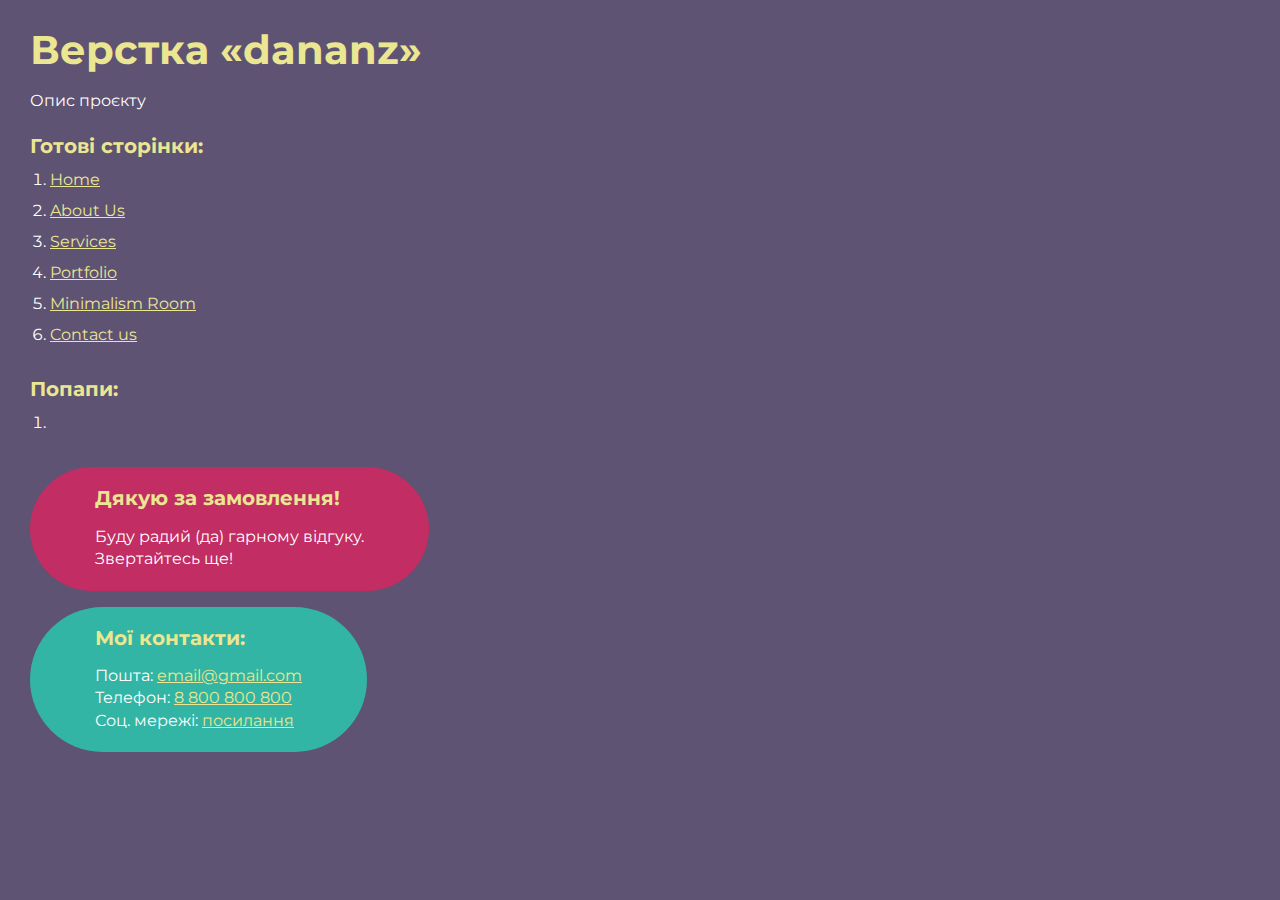
<file: index.html>
<!DOCTYPE html>
<html>

<head>
	<meta charset="UTF-8">
	<meta name="viewport" content="width=device-width, initial-scale=1.0">
	<title>Верстка «dananz»</title>
</head>

<body>
	<div class="rootpage">
		<h1>Верстка «dananz»</h1>
		<div class="rootpage__info">
			Опис проєкту
		</div>
		<h2>Готові сторінки:</h2>
		<ol class="rootpage__list">
			<li><a target="_blank" href="home.html">Home</a></li>
			<li><a target="_blank" href="aboutUs.html">About Us</a></li>
			<li><a target="_blank" href="services.html">Services</a></li>
			<li><a target="_blank" href="portfolio.html">Portfolio</a></li>
			<li><a target="_blank" href="minimalismRoom.html">Minimalism Room</a></li>
			<li><a target="_blank" href="contacts.html">Contact us</a></li>
		</ol>
		<h2>Попапи:</h2>
		<ol class="rootpage__list">
			<li><a target="_blank" href="home.html#"></a></li>
		</ol>
		<div class="rootpage__tnx">
			<h2>Дякую за замовлення!</h2>
			<p>Буду радий (да) гарному відгуку.</p>
			<p>Звертайтесь ще!</p>
		</div>
		<div class="rootpage__contacts">
			<h2>Мої контакти:</h2>
			<p>Пошта: <a href="mailto:email@gmail.com">email@gmail.com</a></p>
			<p>Телефон: <a href="tel:8800800800">8 800 800 800</a></p>
			<p>Соц. мережі: <a href="">посилання</a></p>
		</div>
	</div>
</body>
<style>
	@charset "UTF-8";
	@import url("https://fonts.googleapis.com/css?family=Montserrat:regular,700&display=swap");

	*,
	*::before,
	*::after {
		padding: 0px;
		margin: 0px;
		border: 0px;
		box-sizing: border-box;
	}

	html,
	body {
		height: 100%;
		margin: 0;
		padding: 0;
		min-width: 320px;
		width: 100%;
		color: #fff;
		background-color: #5e5373;
	}

	body {
		font-family: Montserrat;
		font-size: 100%;
		line-height: 1;
		font-size: 1rem;
	}

	a {
		text-decoration: underline;
		color: #ebe691
	}

	a:visited {
		text-decoration: underline;
		color: #aaa768;
	}

	a:hover {
		text-decoration: none;
	}

	ul li {
		list-style: none;
	}

	img {
		vertical-align: top;
	}

	.wrapper {
		width: 100%;
		min-height: 100%;
		overflow: hidden;
	}

	.rootpage {
		padding: 30px;
		display: flex;
		flex-direction: column;
		align-items: flex-start;
	}

	@media (max-width: 767px) {
		.rootpage {
			padding: 30px 15px;
		}
	}

	h1 {
		color: #ebe691;
		font-size: 2.5rem;
		margin: 0px 0px 1.25rem 0px;
	}

	@media (max-width: 767px) {
		h1 {
			font-size: 1.85rem;
			margin: 0px 0px 1.25rem 0px;
		}
	}

	h2 {
		color: #ebe691;
		font-size: 1.25rem;
		margin: 0px 0px 1rem 0px;
	}

	@media (max-width: 767px) {
		h2 {
			font-size: 1.125rem;
			margin: 0px 0px 1rem 0px;
		}
	}

	.rootpage__info {
		line-height: 140%;
		margin: 0px 0px 1.5rem 0px;
	}

	.rootpage__list {
		margin: 0px 0px 2.25rem 1.25rem;
	}

	.rootpage__list li:not(:last-child) {
		margin: 0px 0px 15px 0px;
	}

	.rootpage__contacts,
	.rootpage__tnx {
		border-radius: 200px;
		padding: 20px 65px;
		line-height: 140%;
	}

	@media (max-width: 767px) {

		.rootpage__contacts,
		.rootpage__tnx {
			border-radius: 40px;
			padding: 20px;
		}
	}

	.rootpage__contacts {
		background: #32b5a4;

	}

	.rootpage__contacts a {
		color: #ebe691;
	}

	.rootpage__tnx {
		background: #c22d63;
		margin: 0px 0px 1rem 0px;
	}
</style>

</html>
</file>
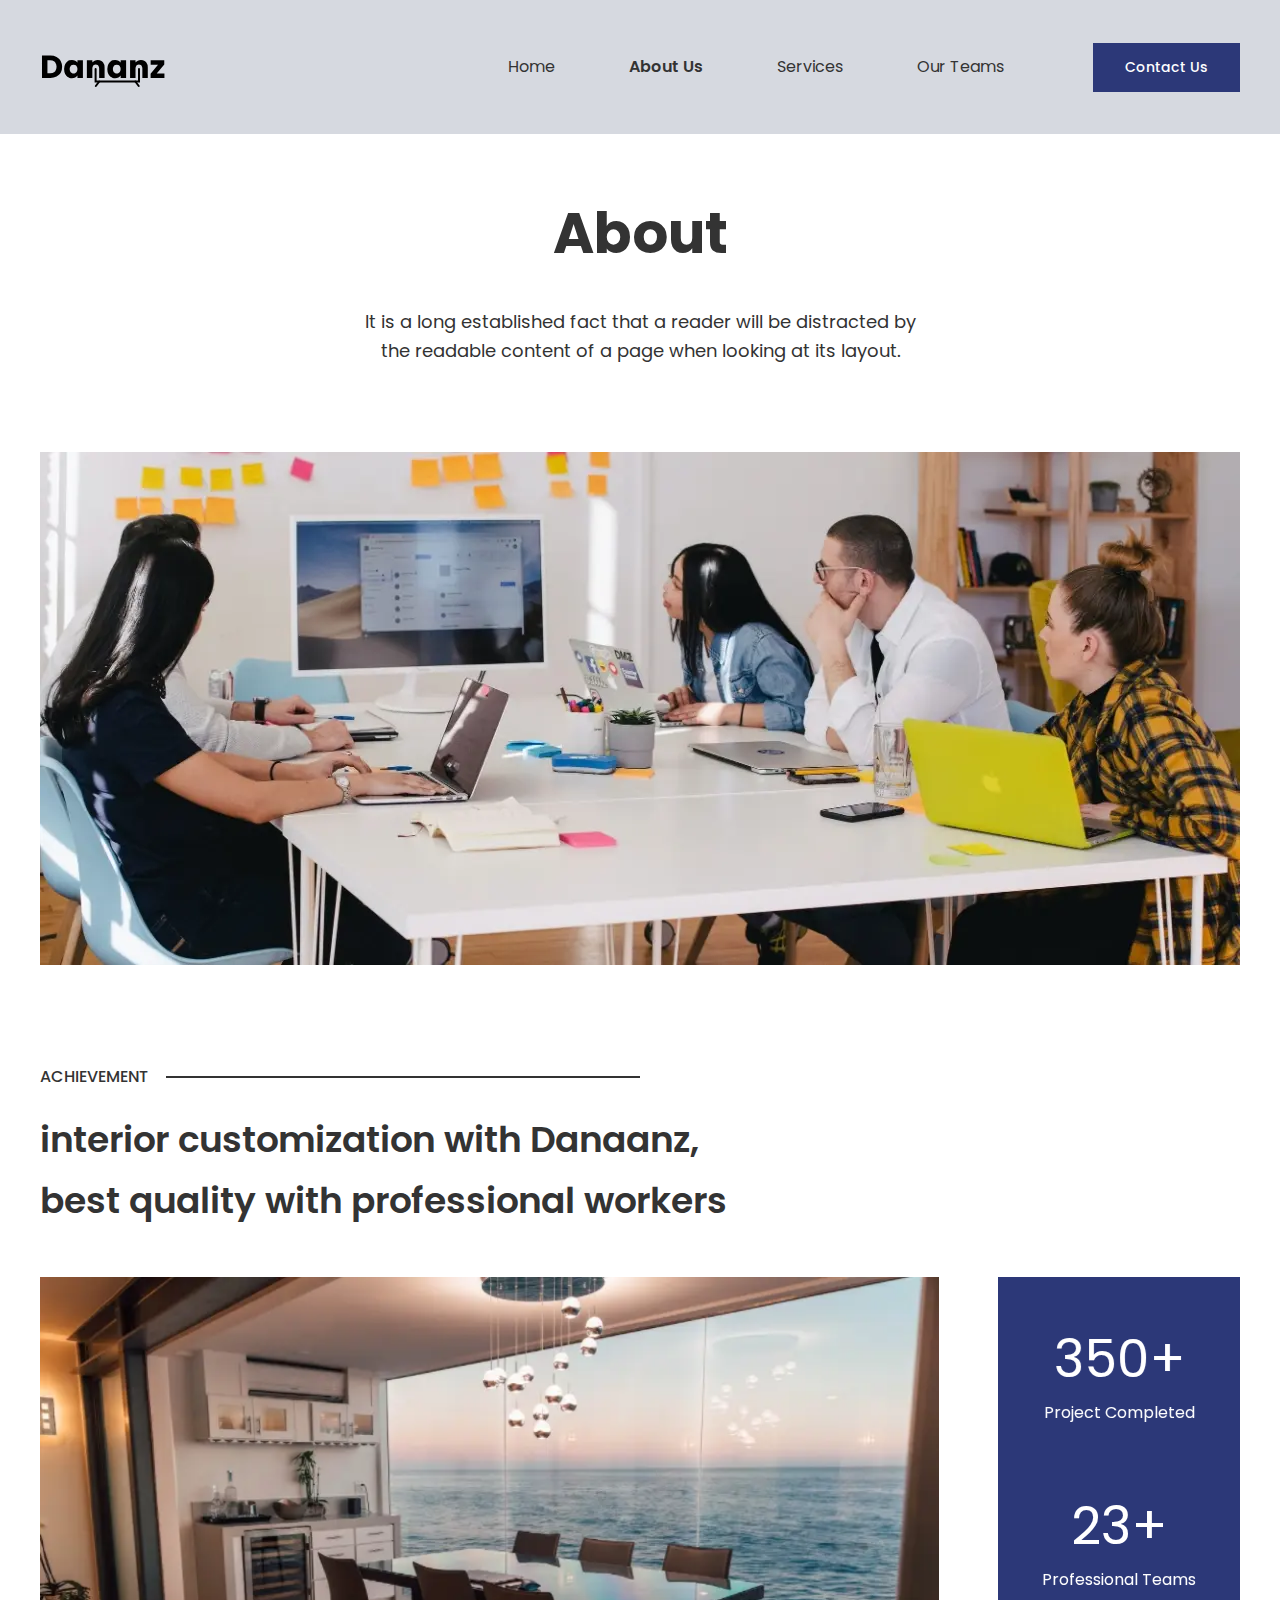
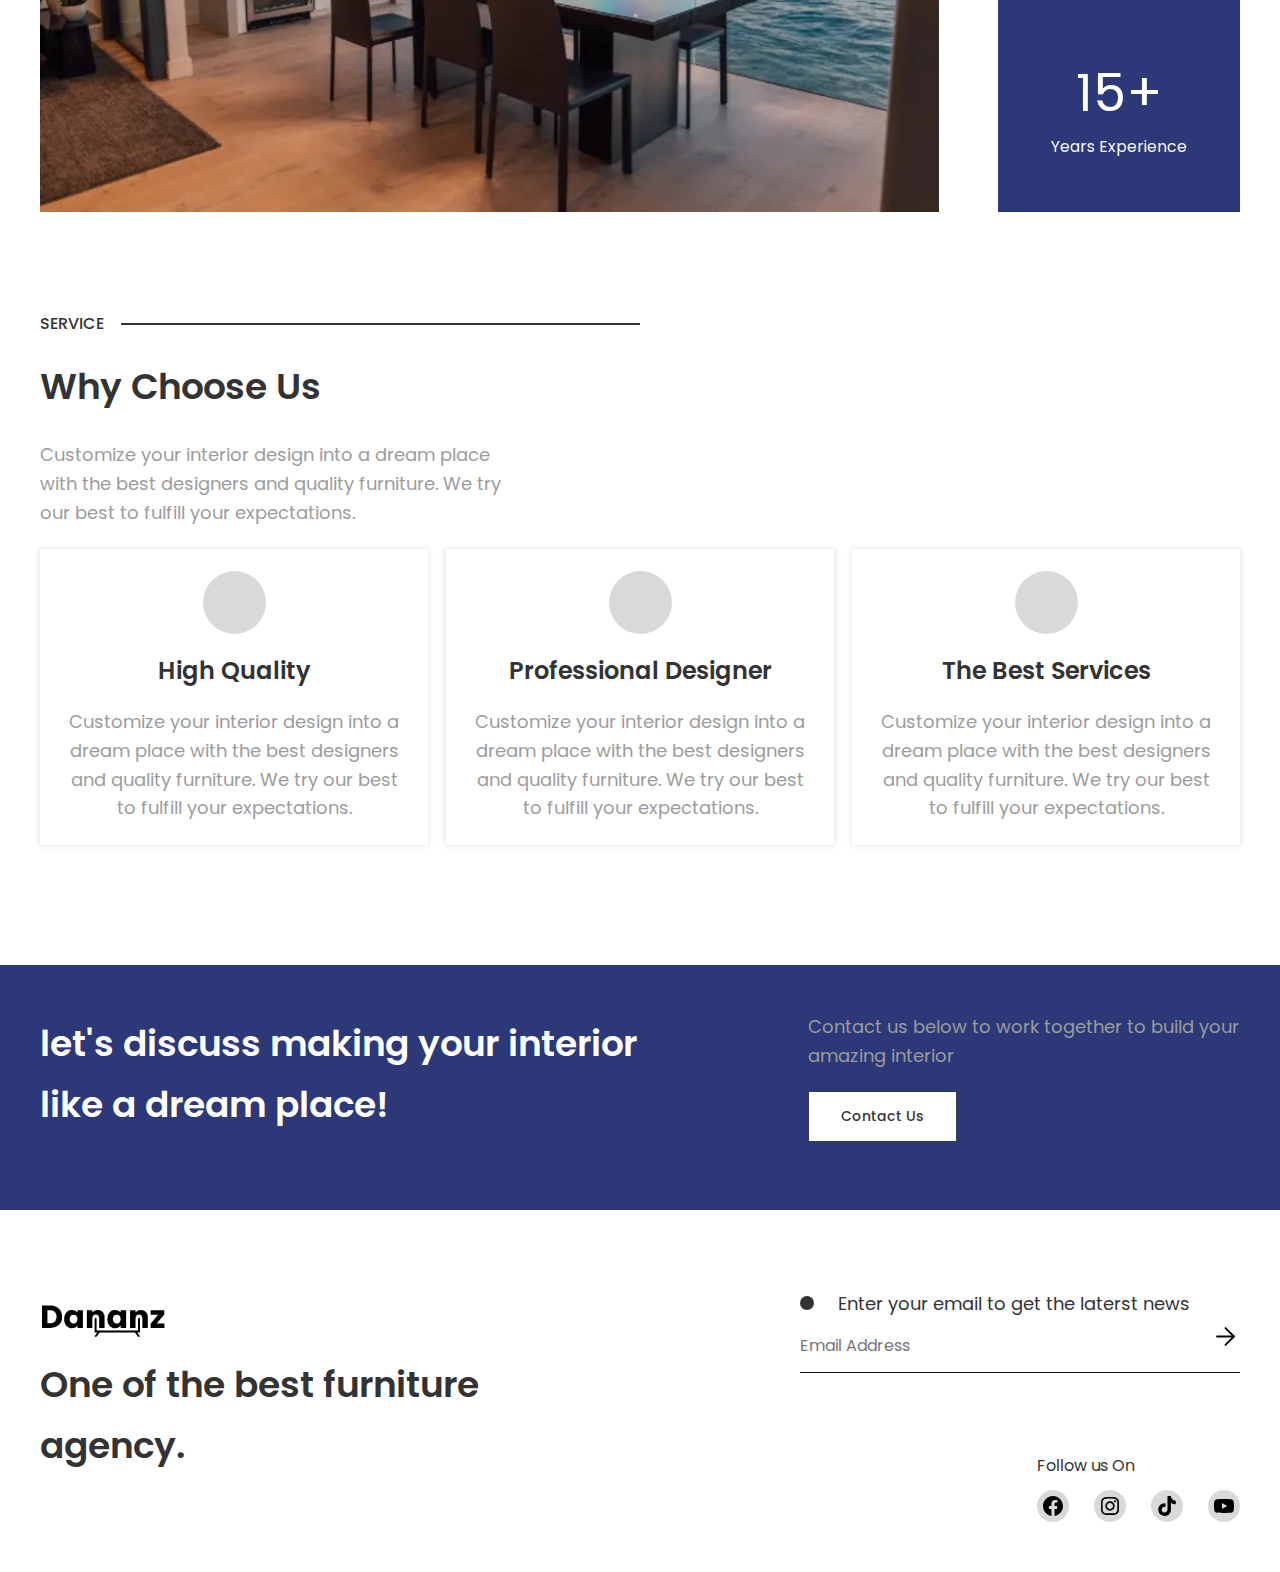
<file: aboutUs.html>
<!DOCTYPE html>
<html lang="en">

<head>
	<title>About Us</title>
	<meta charset="UTF-8">
	<meta name="format-detection" content="telephone=no">
	<!-- <style>body{opacity: 0;}</style> -->
	<link rel="stylesheet" href="css/style.min.css?_v=20240829200601">
	<link rel="shortcut icon" href="favicon.ico">
	<!-- <meta name="robots" content="noindex, nofollow"> -->
	<meta name="viewport" content="width=device-width, initial-scale=1.0">
</head>

<body>
	<div class="wrapper">
		<header data-scroll="140" data-scroll-show data-scroll-show="4000" class="header">
			<div class="header__container">
				<a href="" class="header__logo"><img src="img/logo.svg" alt=""></a>
				<div class="header__menu menu">
					<nav class="menu__body">
						<ul class="menu__list">
							<li class="menu__item"><a href="home.html" class="menu__link">Home</a></li>
							<li class="menu__item "><a href="aboutUs.html" class="menu__link _menu-active">About Us</a></li>
							<li class="menu__item"><a href="services.html" class="menu__link">Services</a></li>
							<li class="menu__item"><a href="ourTeams.html" class="menu__link">Our Teams</a></li>
						</ul>
					</nav>
				</div>
				<button type="submit" class="header__button button">Contact Us</button>
				<button type="button" class="header__icon icon-menu"><span></span></button>
			</div>
		</header>
		<main class="about-us">
			<section class="about-us_about about">
				<div class="about__container">
					<div class="about__title main-title">
						<h2 class="main-title__title">About</h2>
						<div class="main-title__text">
							<p>It is a long established fact that a reader will be distracted by the readable content of a page
								when looking at its layout.</p>
						</div>
					</div>
					<div class="about__image">
						<img src="img/aboutUs/office.webp" alt="office" class="ibg">
					</div>
				</div>
			</section>
			<section class="about-us__achievement achievement">
				<div class="achievement__container">
					<div class="achievement__title title-section">
						<div class="title-section__label">achievement</div>
						<h3 class="title-section__title">interior customization with Danaanz,<br> best quality with
							professional workers</h3>
					</div>
					<div class="achievement__info">
						<div class="achievement__image">
							<img class="ibg" src="img/aboutUs/sea.webp" alt="Image">
						</div>
						<div data-prlx-mouse class="achievement__card info-card">
							<div class="info-card__block">
								<div class="info-card__value">350+</div>
								<div class="info-card__text">Project Completed</div>
							</div>
							<div class="info-card__block">
								<div class="info-card__value">23+</div>
								<div class="info-card__text">Professional Teams</div>
							</div>
							<div class="info-card__block">
								<div class="info-card__value">15+</div>
								<div class="info-card__text">Years Experience</div>
							</div>
						</div>
					</div>
				</div>
			</section>
			<section class="about-us__service service-about">
				<div class="service-about__container">
					<div class="service-about__title title-section">
						<div class="title-section__label">SERVICE</div>
						<h3 class="title-section__title">Why Choose Us</h3>
						<div class="title-section__text">
							<p>
								Customize your interior design into a dream place with the best designers and quality furniture.
								We try our best to fulfill your expectations.
							</p>
						</div>
					</div>
					<div class="service-about_info info-block">
						<div class="info-block__item">
							<div class="info-block__icon"></div>
							<div class="info-block__title">High Quality</div>
							<div class="info-block__text">Customize your interior design into a dream place with the best
								designers and quality furniture. We try our best to fulfill your expectations.</div>
						</div>
						<div class="info-block__item">
							<div class="info-block__icon"></div>
							<div class="info-block__title">Professional Designer</div>
							<div class="info-block__text">Customize your interior design into a dream place with the best
								designers and quality furniture. We try our best to fulfill your expectations.</div>
						</div>
						<div class="info-block__item">
							<div class="info-block__icon"></div>
							<div class="info-block__title">The Best Services</div>
							<div class="info-block__text">Customize your interior design into a dream place with the best
								designers and quality furniture. We try our best to fulfill your expectations.</div>
						</div>
					</div>
				</div>
			</section>


		</main>
		<footer class="footer">
			<div class="footer__top top-footer">
				<div class="top-footer__container">
					<h2 class="top-footer__title">let's discuss making your interior like a dream place!</h2>
					<div class="top-footer__text-block">
						<div class="top-footer__text">
							<p>Contact us below to work together to build your amazing interior</p>
						</div>
						<a href="" class="top-footer__button button button-white">Contact Us</a>
					</div>
				</div>
			</div>
			<div class="footer__bottom bottom-footer">
				<div class="bottom-footer__container">
					<div class="bottom-footer__body">
						<a href="" class="bottom-footer__logo"><img src="img/logo.svg" alt=""></a>
						<h2 class="bottom-footer__title">One of the best furniture agency.</h2>
					</div>
					<div class="bottom-footer__contacts">
						<form class="bottom-footer__form" action="files/sendmail/sendmail.php" method="POST">
							<label for="i-1" class="bottom-footer__label label">Enter your email to get the laterst news</label>
							<input data-validate data-required id="i-1" type="email" name="form[email]" data-error="Помилка" placeholder="Email Address" class="bottom-footer__input input">
							<button type="submit" class="bottom-footer__button"></button>
						</form>
						<div class="bottom-footer__social social-footer">
							<div class="social-footer__label">Follow us On</div>
							<div class="social-footer__icons">
								<a href="#" class="social-footer__icon"><img src="img/icons/fb.svg" alt="Image"></a>
								<a href="#" class="social-footer__icon"><img src="img/icons/inst.svg" alt="Image"></a>
								<a href="#" class="social-footer__icon"><img src="img/icons/tiktok.svg" alt="Image"></a>
								<a href="#" class="social-footer__icon"><img src="img/icons/youtube.svg" alt="Image"></a>
							</div>
						</div>
					</div>
				</div>
			</div>
		</footer>
	</div>
	<script src="js/app.min.js?_v=20240829200601"></script>
</body>

</html>
</file>
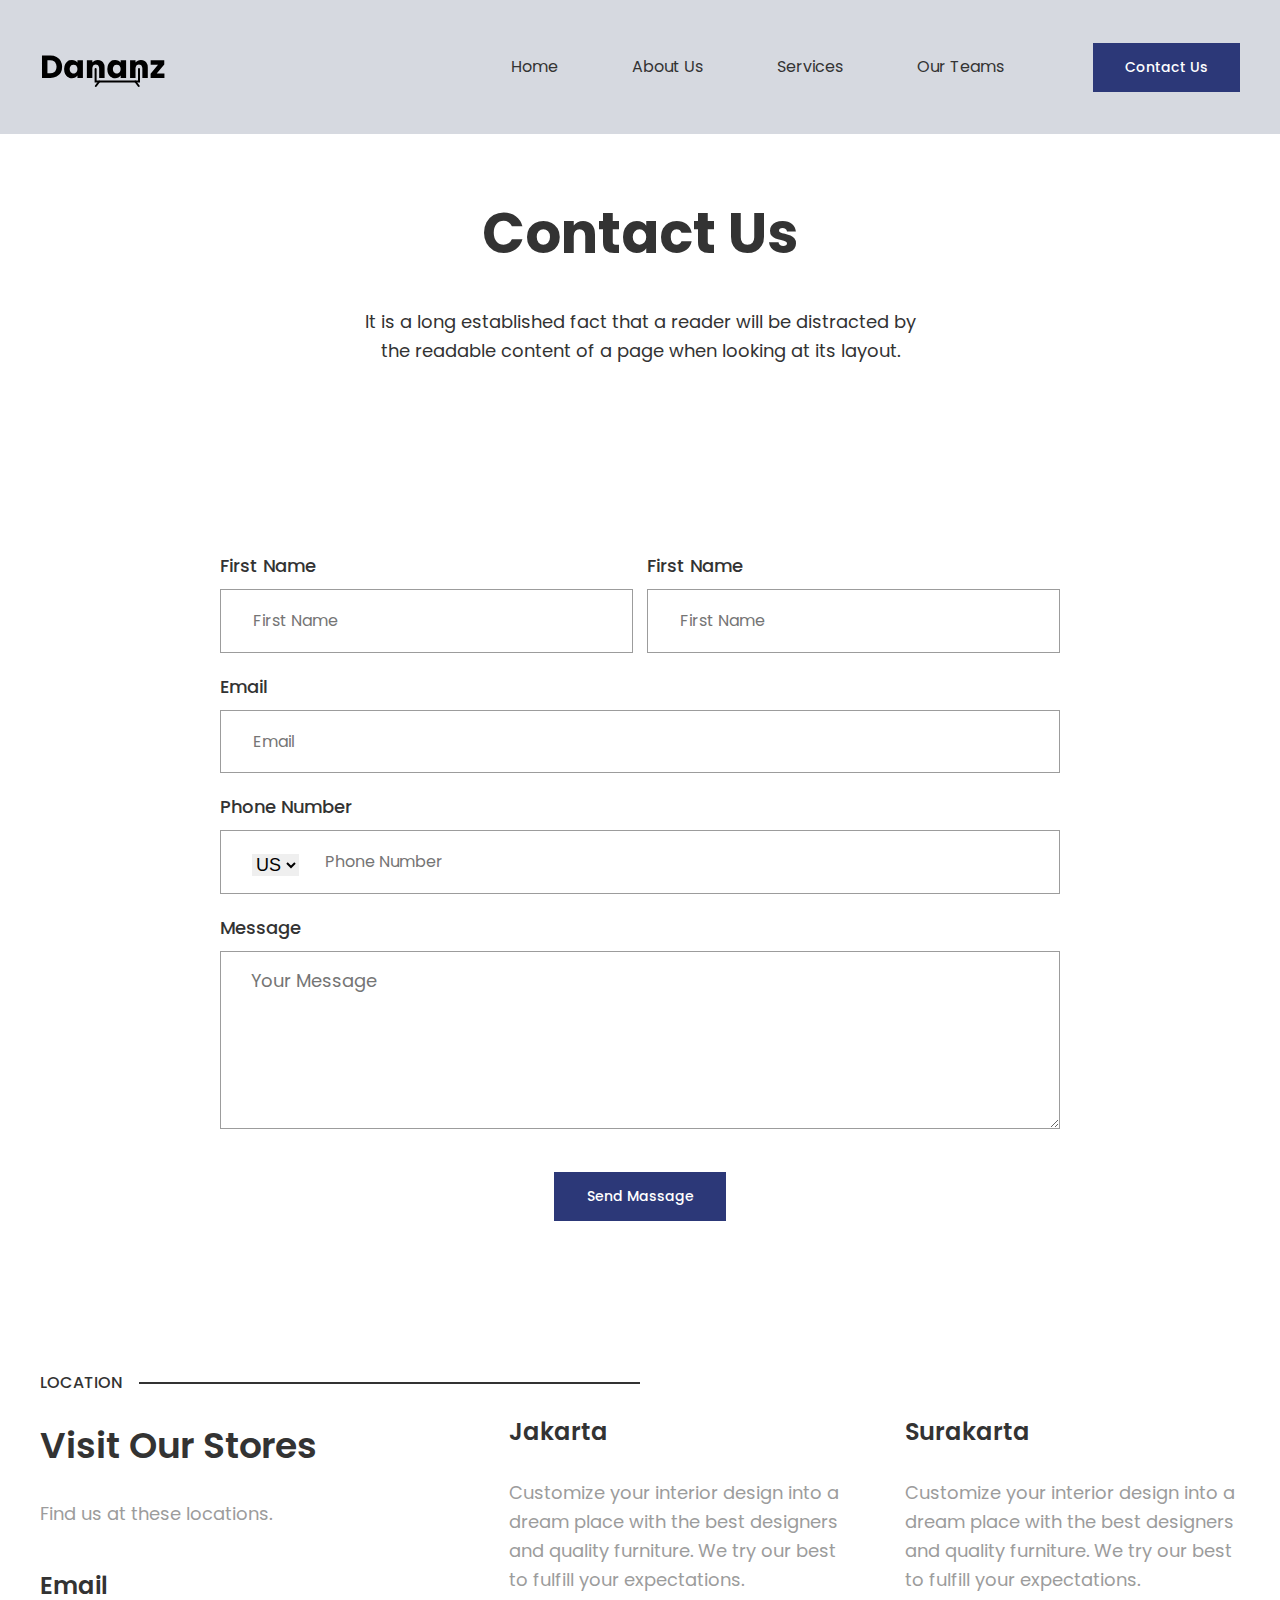
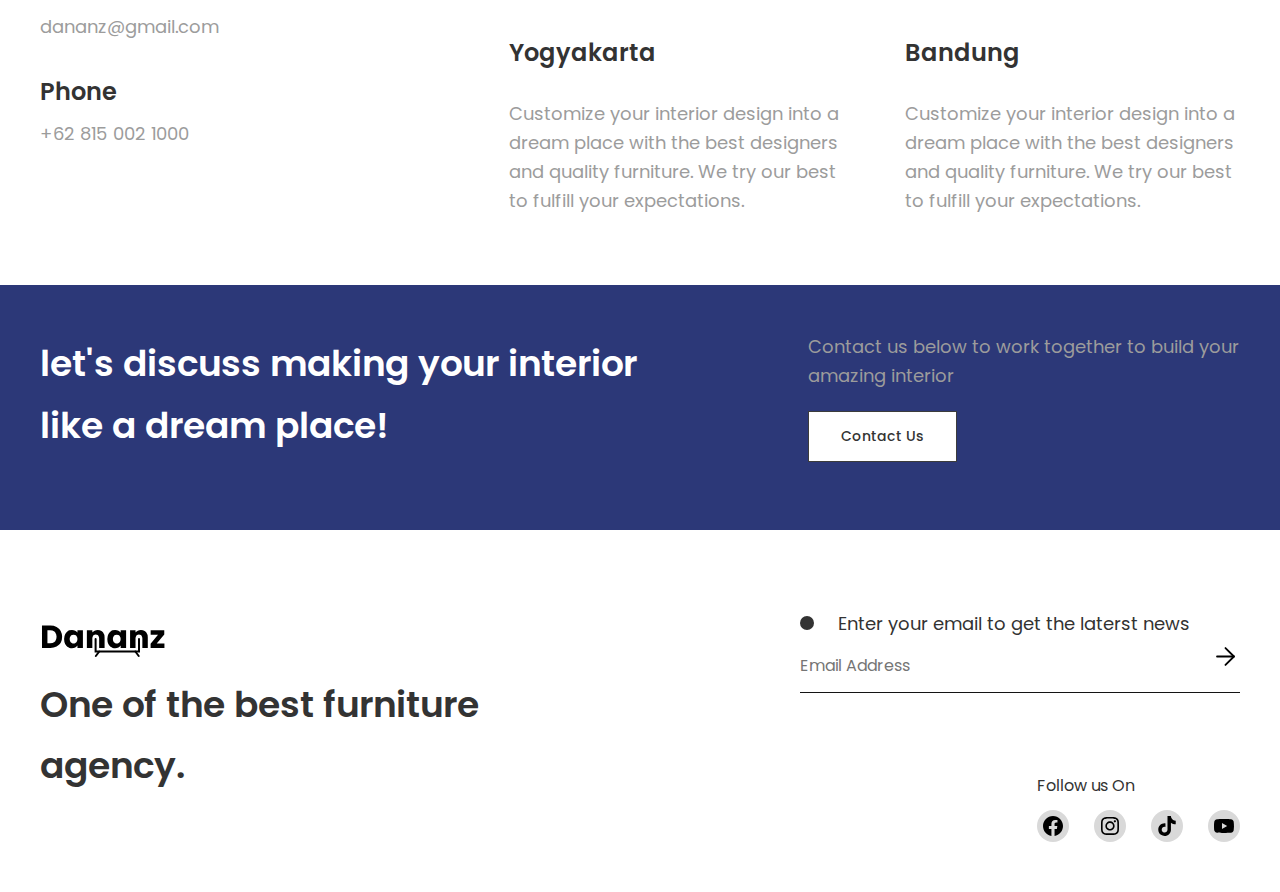
<file: contacts.html>
<!DOCTYPE html>
<html lang="en">

<head>
	<title>Contact Us</title>
	<meta charset="UTF-8">
	<meta name="format-detection" content="telephone=no">
	<!-- <style>body{opacity: 0;}</style> -->
	<link rel="stylesheet" href="css/style.min.css?_v=20240829200601">
	<link rel="shortcut icon" href="favicon.ico">
	<!-- <meta name="robots" content="noindex, nofollow"> -->
	<meta name="viewport" content="width=device-width, initial-scale=1.0">
</head>

<body>
	<div class="wrapper">
		<header data-scroll="140" data-scroll-show data-scroll-show="4000" class="header">
			<div class="header__container">
				<a href="" class="header__logo"><img src="img/logo.svg" alt=""></a>
				<div class="header__menu menu">
					<nav class="menu__body">
						<ul class="menu__list">
							<li class="menu__item"><a href="home.html" class="menu__link">Home</a></li>
							<li class="menu__item "><a href="aboutUs.html" class="menu__link _menu-active">About Us</a></li>
							<li class="menu__item"><a href="services.html" class="menu__link">Services</a></li>
							<li class="menu__item"><a href="ourTeams.html" class="menu__link">Our Teams</a></li>
						</ul>
					</nav>
				</div>
				<button type="submit" class="header__button button">Contact Us</button>
				<button type="button" class="header__icon icon-menu"><span></span></button>
			</div>
		</header>
		<main class="contacts">
			<section class="contacts top-contacts">
				<div class="top-contacts__container">
					<div class="top-contacts__title main-title">
						<h2 class="main-title__title">Contact Us</h2>
						<div class="main-title__text">
							<p>It is a long established fact that a reader will be distracted by the readable content of a page
								when looking at its layout.</p>
						</div>
					</div>
				</div>
			</section>


			<section class="contacts__body">
				<div class="contacts__container">
					<form action="#" class="contacts__form form">
						<div class="form__line name-block">
							<div class="name-block__first-name">
								<label class="form__label label" for="n-1">First Name</label>
								<input id="n-1" autocomplete="off" type="name" name="form[]" data-error="Помилка" placeholder="First Name" class="form__input input">
							</div>
							<div class="name-block__last-name">
								<label class="form__label label" for="n-2">First Name</label>
								<input id="n-2" autocomplete="off" type="name" name="form[]" data-error="Помилка" placeholder="First Name" class="form__input input">
							</div>
						</div>
						<div class="form__line email-line">
							<label class="form__label label" for="n-3">Email</label>
							<input id="n-3" autocomplete="off" type="name" name="form[]" data-error="Помилка" placeholder="Email" class="form__input input">
						</div>
						<div class="form__line phone-line">
							<label class="form__label label" for="n-4">Phone Number</label>
							<input id="n-4" autocomplete="off" type="tel" name="form[]" data-error="Помилка" placeholder="Phone Number" class="form__input input">
							<select class="form__phone-code" name="form[]" data-class-modif="form">
								<option value="1" selected>US</option>
								<option value="2">UA</option>
								<option value="3">CA</option>
								<option value="4">GB</option>
							</select>
						</div>
						<div class="form__line massage-line">
							<label class="form__label label" for="n-5">Message</label>
							<textarea id="n-5" name="form[]" data-error="Помилка" placeholder="Your Message" class="form__textarea textarea"></textarea>
						</div>
				</div>
				<div class="form__button">
					<button type="submit" class="button">Send Massage</button>
				</div>
				</form>
	</div>
	</section>
	<section class="contacts__location location">
		<div class="location__container">
			<div class="location__label title-section__label">location</div>
			<div class="location__body">
				<div class="location__info info-location">
					<div class="info-location__title">Visit Our Stores</div>
					<div class="info-location__text">Find us at these locations.</div>
					<div class="info-location__label">Email</div>
					<a href="mailto:dananz@gmail.com" class="info-location__data">dananz@gmail.com</a>
					<div class="info-location__label">Phone</div>
					<a href="tel:+628150021000" class="info-location__data">+62 815 002 1000</a>
				</div>
				<div class="location__cities cities">
					<div class="cities-block">
						<div class="cities__title">Jakarta</div>
						<div class="cities__text">Customize your interior design into a dream place with the best
							designers and quality furniture. We try our best to fulfill your expectations.</div>
					</div>
					<div class="cities-block">
						<div class="cities__title">Surakarta</div>
						<div class="cities__text">Customize your interior design into a dream place with the best
							designers and quality furniture. We try our best to fulfill your expectations.</div>
					</div>
					<div class="cities-block">
						<div class="cities__title">Yogyakarta</div>
						<div class="cities__text">Customize your interior design into a dream place with the best
							designers and quality furniture. We try our best to fulfill your expectations.</div>
					</div>
					<div class="cities-block">
						<div class="cities__title">Bandung</div>
						<div class="cities__text">Customize your interior design into a dream place with the best
							designers and quality furniture. We try our best to fulfill your expectations.</div>
					</div>

				</div>
			</div>
		</div>

	</section>

	</main>
	<footer class="footer">
		<div class="footer__top top-footer">
			<div class="top-footer__container">
				<h2 class="top-footer__title">let's discuss making your interior like a dream place!</h2>
				<div class="top-footer__text-block">
					<div class="top-footer__text">
						<p>Contact us below to work together to build your amazing interior</p>
					</div>
					<a href="" class="top-footer__button button button-white">Contact Us</a>
				</div>
			</div>
		</div>
		<div class="footer__bottom bottom-footer">
			<div class="bottom-footer__container">
				<div class="bottom-footer__body">
					<a href="" class="bottom-footer__logo"><img src="img/logo.svg" alt=""></a>
					<h2 class="bottom-footer__title">One of the best furniture agency.</h2>
				</div>
				<div class="bottom-footer__contacts">
					<form class="bottom-footer__form" action="files/sendmail/sendmail.php" method="POST">
						<label for="i-1" class="bottom-footer__label label">Enter your email to get the laterst news</label>
						<input data-validate data-required id="i-1" type="email" name="form[email]" data-error="Помилка" placeholder="Email Address" class="bottom-footer__input input">
						<button type="submit" class="bottom-footer__button"></button>
					</form>
					<div class="bottom-footer__social social-footer">
						<div class="social-footer__label">Follow us On</div>
						<div class="social-footer__icons">
							<a href="#" class="social-footer__icon"><img src="img/icons/fb.svg" alt="Image"></a>
							<a href="#" class="social-footer__icon"><img src="img/icons/inst.svg" alt="Image"></a>
							<a href="#" class="social-footer__icon"><img src="img/icons/tiktok.svg" alt="Image"></a>
							<a href="#" class="social-footer__icon"><img src="img/icons/youtube.svg" alt="Image"></a>
						</div>
					</div>
				</div>
			</div>
		</div>
	</footer>
	</div>
	<script src="js/app.min.js?_v=20240829200601"></script>
</body>

</html>
</file>
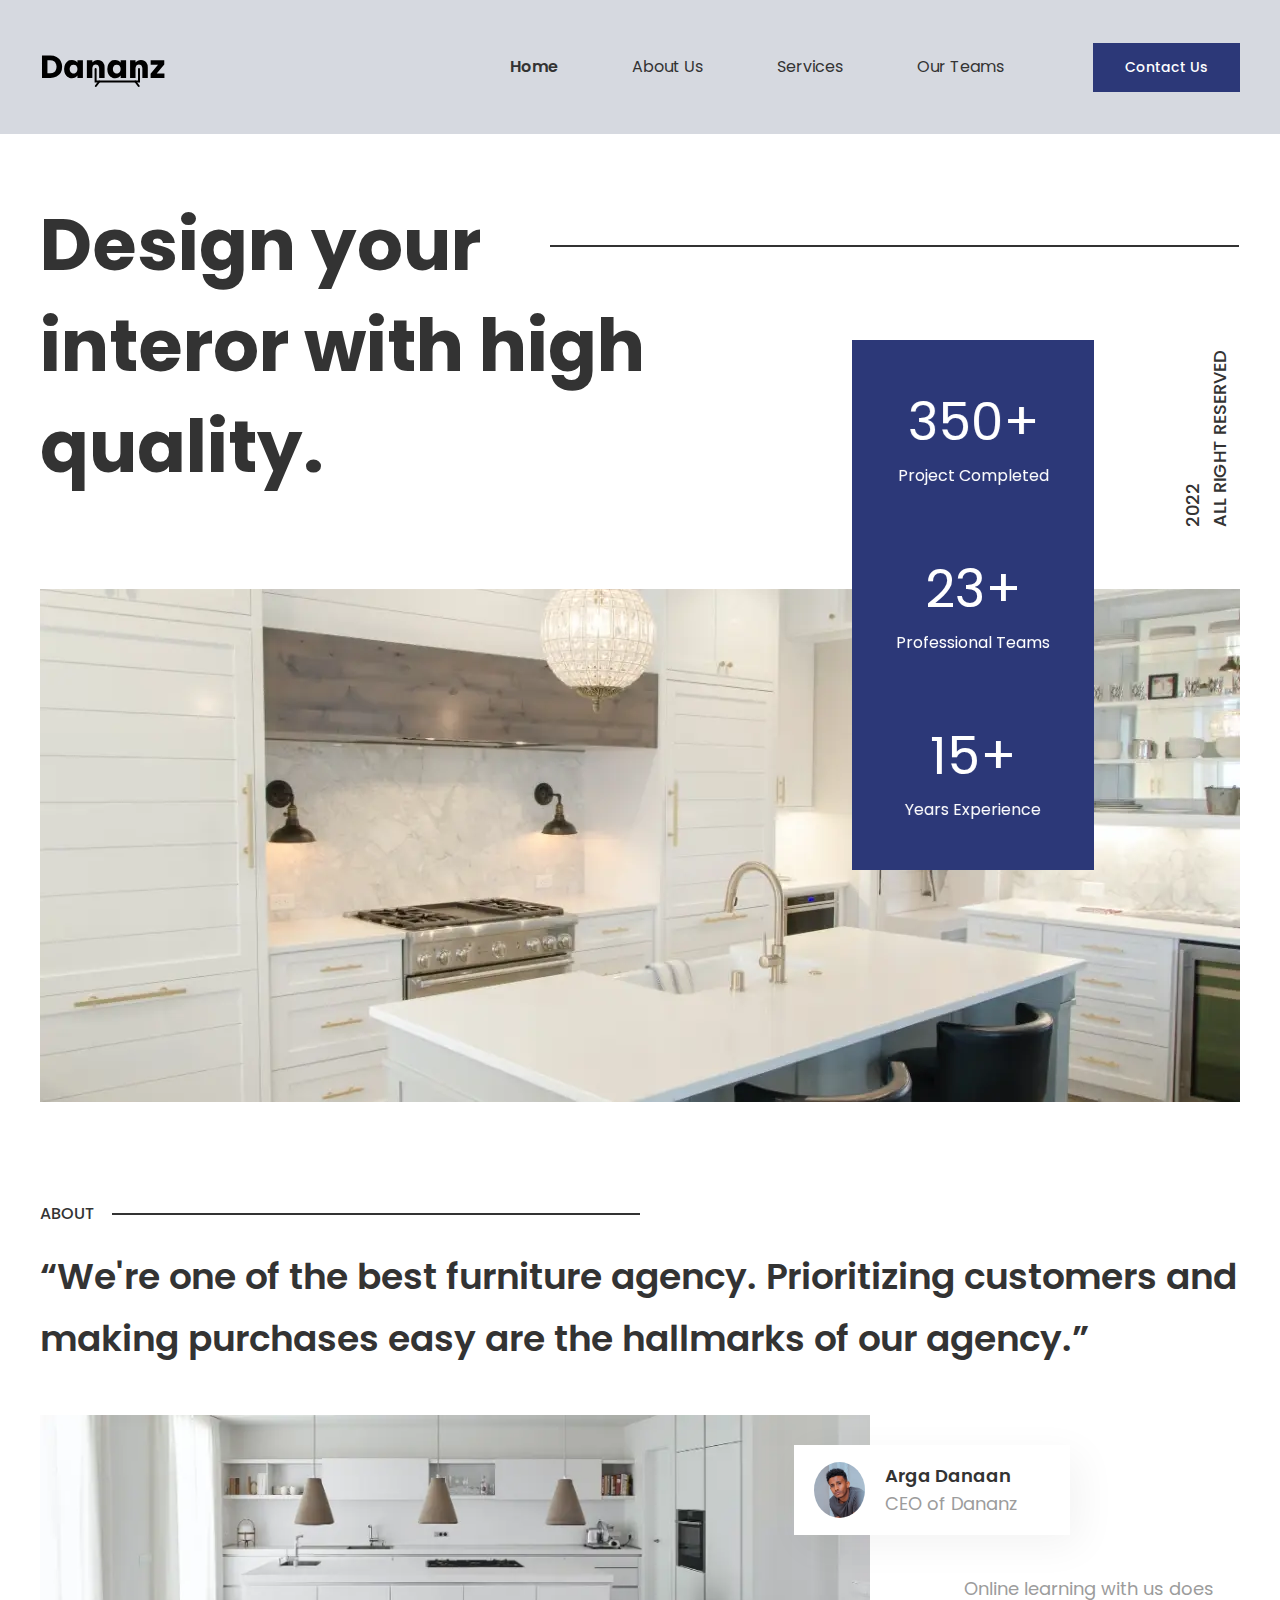
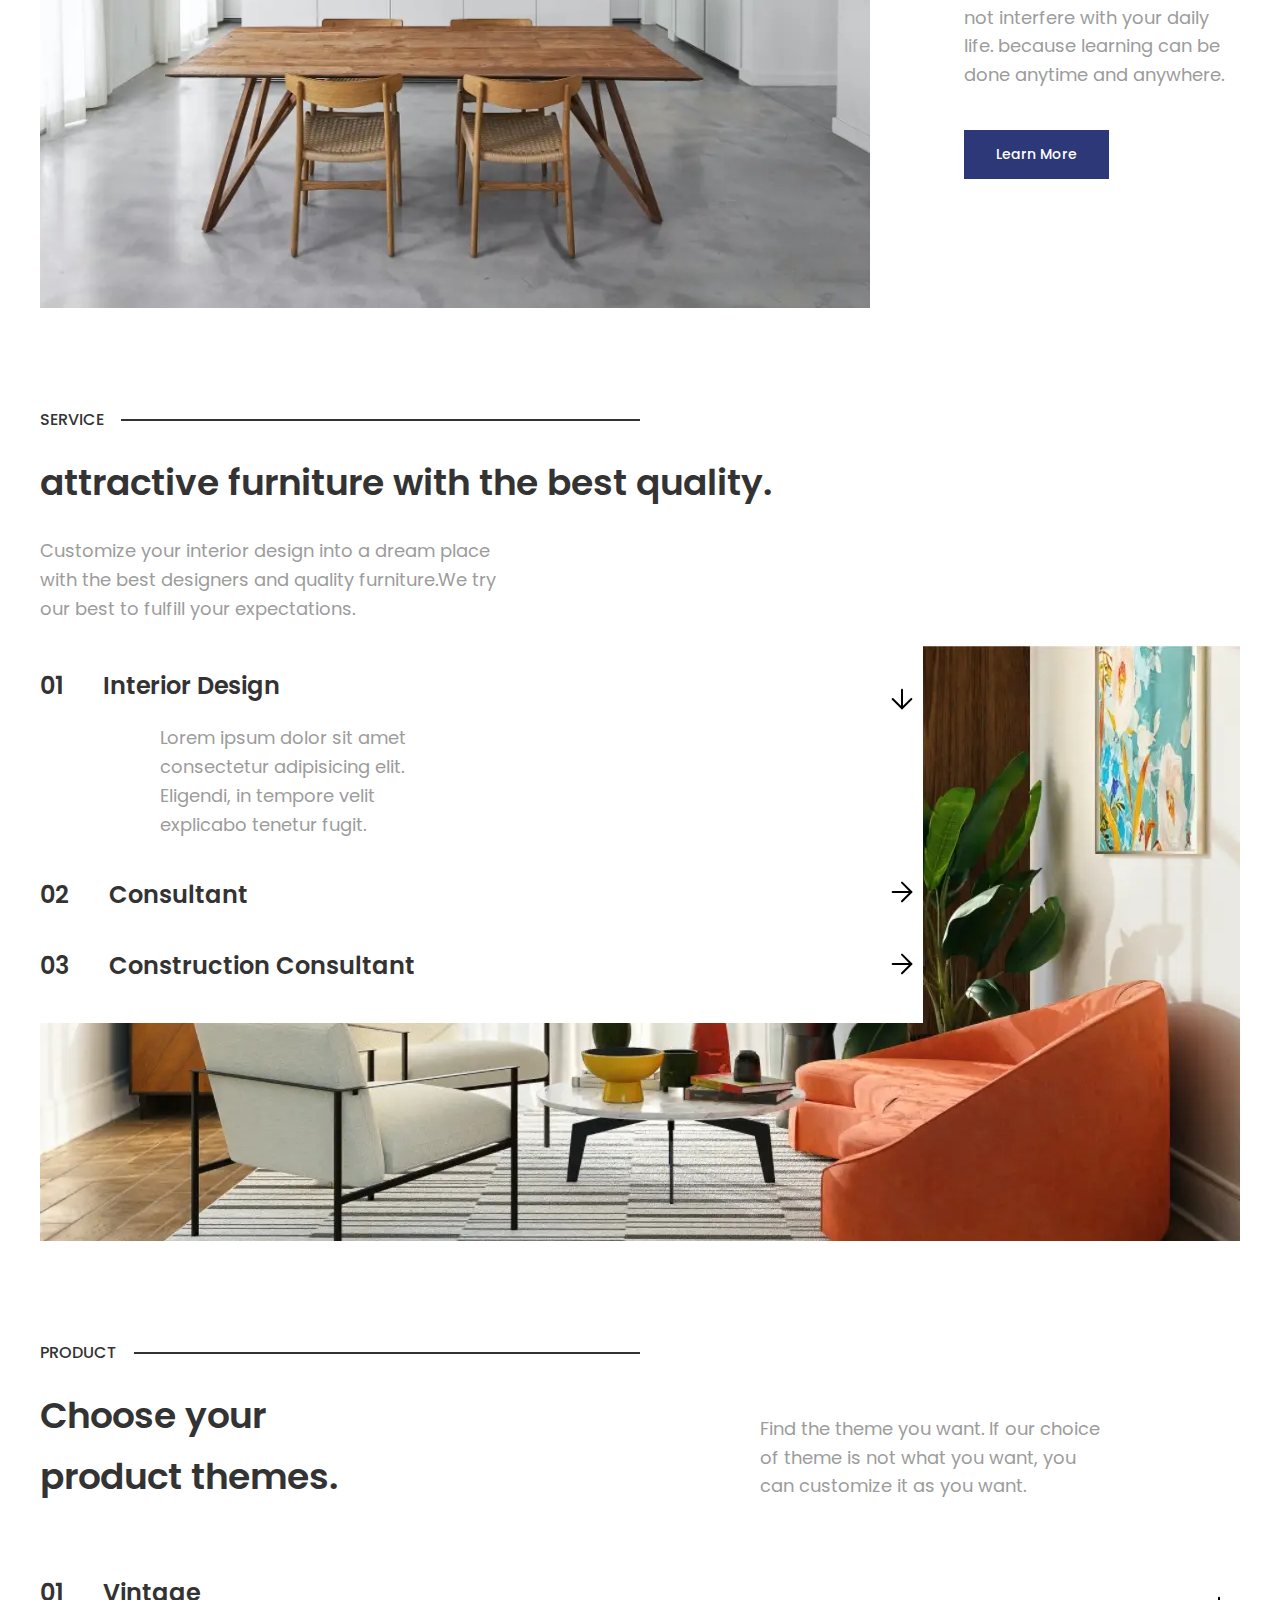
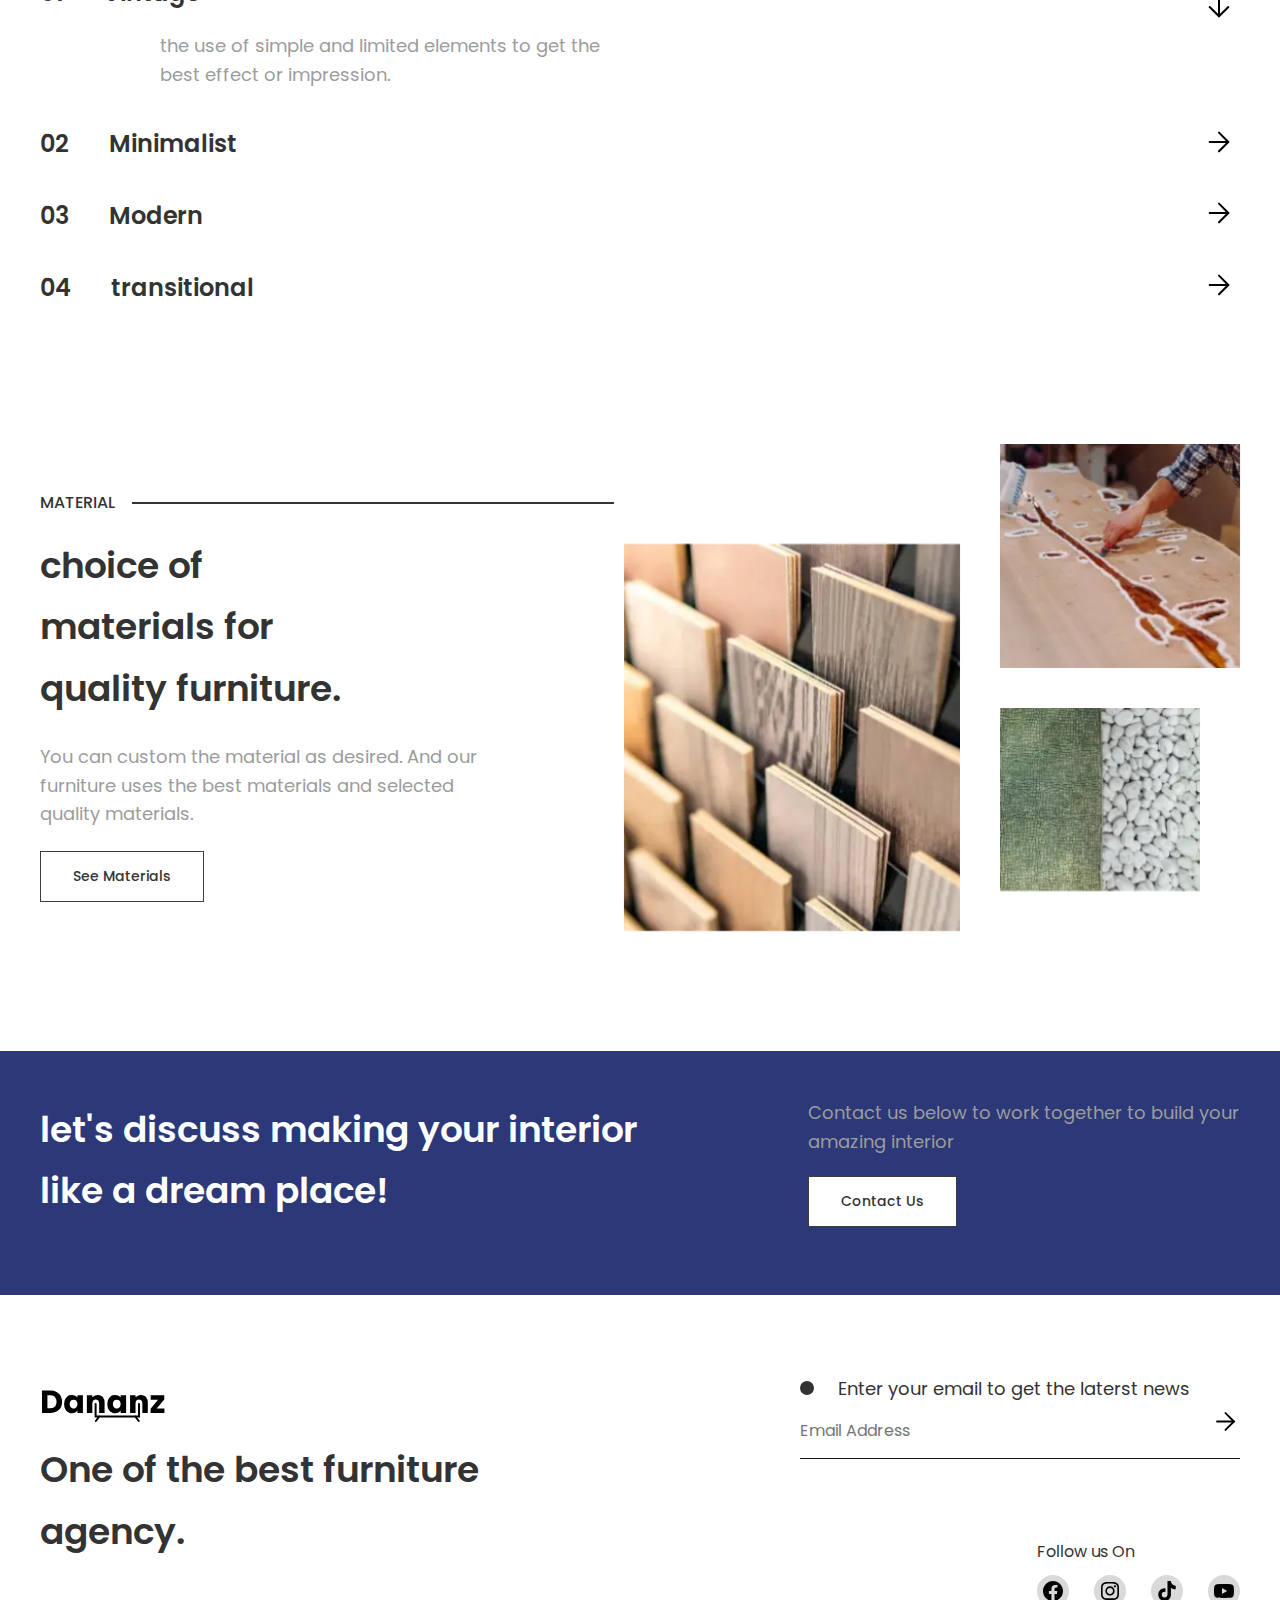
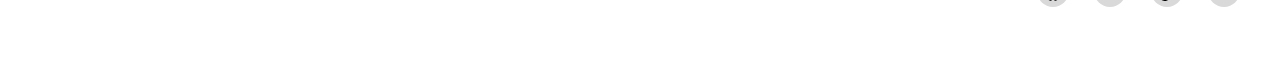
<file: home.html>
<!DOCTYPE html>
<html lang="en">

<head>
	<title>HomePage</title>
	<meta charset="UTF-8">
	<meta name="format-detection" content="telephone=no">
	<!-- <style>body{opacity: 0;}</style> -->
	<link rel="stylesheet" href="css/style.min.css">
	<link rel="shortcut icon" href="favicon.ico">
	<!-- <meta name="robots" content="noindex, nofollow"> -->
	<meta name="viewport" content="width=device-width, initial-scale=1.0">
</head>

<body>
	<div id="home.html" class="wrapper">
		<header data-scroll="140" data-scroll-show data-scroll-show="4000" class="header">
			<div class="header__container">
				<a href="" class="header__logo"><img src="img/logo.svg" alt=""></a>
				<div class="header__menu menu">
					<nav class="menu__body">
						<ul class="menu__list">
							<li class="menu__item"><a href="home.html" class="menu__link">Home</a></li>
							<li class="menu__item "><a href="aboutUs.html" class="menu__link _menu-active">About Us</a></li>
							<li class="menu__item"><a href="services.html" class="menu__link">Services</a></li>
							<li class="menu__item"><a href="ourTeams.html" class="menu__link">Our Teams</a></li>
						</ul>
					</nav>
				</div>
				<button type="submit" class="header__button button">Contact Us</button>
				<button type="button" class="header__icon icon-menu"><span></span></button>
			</div>
		</header>
		<main class="home">
			<section class="home__hero hero">
				<div class="hero__container">
					<div class="hero__info">
						<div class="hero__title">
							<h1>Design your <br> interor with high quality.</h1>
						</div>
						<div class="hero__block-info">
							<div data-prlx-mouse class="hero__card info-card">
								<div class="info-card__block">
									<div class="info-card__value">350+</div>
									<div class="info-card__text">Project Completed</div>
								</div>
								<div class="info-card__block">
									<div class="info-card__value">23+</div>
									<div class="info-card__text">Professional Teams</div>
								</div>
								<div class="info-card__block">
									<div class="info-card__value">15+</div>
									<div class="info-card__text">Years Experience</div>
								</div>
							</div>
						</div>
						<div class="hero__label">2022 <br>ALL RIGHT RESERVED</div>
					</div>
					<div class="hero__image"><img class="ibg" src="img/home/hero/kitchen.webp" alt="kitchen"></div>
				</div>
			</section>
			<section class="home__about about-home">
				<div class="about-home__container">
					<div class="about-home__title title-section">
						<div class="title-section__label">ABOUT</div>
						<h3 class="title-section__title">“We're one of the best furniture agency. Prioritizing customers and
							making purchases easy are the hallmarks of our agency.”</h3>
					</div>
					<div class="about-home__media media-card">
						<div class="media-card__image ibg"><img class="ibg" src="img/home/home-about/unsplash.webp" alt="Image">
						</div>
						<div class="media-card__info info-media">
							<div class="info-media__autor autor">
								<div class="autor__photo"><img class="ibg" src="img/home/autors/autor.webp" alt="Image"></div>
								<div class="autor__name">Arga Danaan</div>
								<div class="autor__position">CEO of Dananz</div>
							</div>
							<div class="info-media__text text-block">
								<!-- <h4 class="text-block__title">Lorem ipsum dolor sit.</h4> -->
								<div class="text-block__text">Online learning with us does not interfere with your daily life.
									because learning can be done anytime and anywhere.</div>
							</div>
							<div class="info-media__button"><a href="#" class="button">Learn More</a></div>

						</div>
					</div>
				</div>
			</section>
			<section class="home__service service-home">
				<div class="service-home__container">
					<div class="service-home__title title-section">
						<div class="title-section__label">SERVICE</div>
						<h3 class="title-section__title">attractive furniture with the best quality.</h3>
						<div class="title-section__text">
							<p>
								Customize your interior design into a dream place with the best designers and quality furniture.We try our best to fulfill your expectations.
							</p>
						</div>
					</div>
					<div class="service-home__body">
						<div class="service-home__info">
							<div data-spollers data-one-spoller class="spollers">
								<details data-open class="spollers__item">
									<summary class="spollers__title">Interior Design</summary>
									<div class="spollers__body">Lorem ipsum dolor sit amet consectetur adipisicing elit.
										Eligendi, in tempore velit explicabo tenetur fugit.</div>
								</details>
								<details class="spollers__item">
									<summary class="spollers__title">Consultant</summary>
									<div class="spollers__body">Lorem ipsum dolor sit amet consectetur adipisicing elit.
										Eligendi, in tempore velit explicabo tenetur fugit.</div>
								</details>
								<details class="spollers__item">
									<summary class="spollers__title">Construction Consultant</summary>
									<div class="spollers__body">Lorem ipsum dolor sit amet consectetur adipisicing elit.
										Eligendi, in tempore velit explicabo tenetur fugit.</div>
								</details>
							</div>
						</div>
						<div class="service-home__image">
							<img class="ibg" src="img/home/service/room.webp" alt="Image">
						</div>
					</div>
				</div>
			</section>
			<section class="home__product product-home">
				<div class="product-home__container">
					<div class="product-home__title title-section title-section_two-col">
						<div class="title-section__label title-section__label_two-col">PRODUCT</div>
						<h3 class="title-section__title title-section__title_two-col">Choose your product themes.</h3>
						<div class="title-section__text title-section__text_two-col">
							<p>
								Find the theme you want. If our choice of theme is not what you want, you can customize it as
								you want.
							</p>
						</div>
					</div>
					<div class="product-home__info">
						<div data-spollers class="spollers">
							<details data-open class="spollers__item">
								<summary class="spollers__title">Vintage</summary>
								<div class="spollers__body">the use of simple and limited elements to get the best effect or
									impression.</div>
							</details>
							<details class="spollers__item">
								<summary class="spollers__title">Minimalist</summary>
								<div class="spollers__body">the use of simple and limited elements to get the best effect or
									impression.</div>
							</details>
							<details class="spollers__item">
								<summary class="spollers__title">Modern</summary>
								<div class="spollers__body">the use of simple and limited elements to get the best effect or
									impression.</div>
							</details>
							<details class="spollers__item">
								<summary class="spollers__title">transitional</summary>
								<div class="spollers__body">the use of simple and limited elements to get the best effect or
									impression.</div>
							</details>
						</div>
					</div>

				</div>
			</section>
			<section class="home__material material-home">
				<div class="material-home__container">
					<div class="material-home__body">
						<div class="material-home__title title-section">
							<div class="title-section__label title-section__label-width">MATERIAL</div>
							<h3 class="title-section__title">choice of <br> materials for <br> quality furniture.</h3>
							<div class="title-section__text">
								<p>
									You can custom the material as desired. And our furniture uses the best materials and
									selected quality materials.
								</p>
							</div>
						</div>
						<a href="" class="material-home__button button button-white">See Materials</a>
					</div>
					<div class="material-home__media media-material">
						<div data-prlx-mouse class="media-material__image"><img class="ibg" src="img/home/material/01.webp" alt="Image"></div>
						<div data-prlx-mouse data-prlx-cx="50" data-prlx-cy="50" class="media-material__image"><img class="ibg" src="img/home/material/02.webp" alt="Image"></div>
						<div data-prlx-mouse data-prlx-cx="20" data-prlx-cy="20" class="media-material__image"><img class="ibg" src="img/home/material/03.webp" alt="Image"></div>
					</div>
				</div>
			</section>

		</main>
		<footer class="footer">
			<div class="footer__top top-footer">
				<div class="top-footer__container">
					<h2 class="top-footer__title">let's discuss making your interior like a dream place!</h2>
					<div class="top-footer__text-block">
						<div class="top-footer__text">
							<p>Contact us below to work together to build your amazing interior</p>
						</div>
						<a href="" class="top-footer__button button button-white">Contact Us</a>
					</div>
				</div>
			</div>
			<div class="footer__bottom bottom-footer">
				<div class="bottom-footer__container">
					<div class="bottom-footer__body">
						<a href="" class="bottom-footer__logo"><img src="img/logo.svg" alt=""></a>
						<h2 class="bottom-footer__title">One of the best furniture agency.</h2>
					</div>
					<div class="bottom-footer__contacts">
						<form class="bottom-footer__form" action="files/sendmail/sendmail.php" method="POST">
							<label for="i-1" class="bottom-footer__label label">Enter your email to get the laterst news</label>
							<input data-validate data-required id="i-1" type="email" name="form[email]" data-error="Помилка" placeholder="Email Address" class="bottom-footer__input input">
							<button type="submit" class="bottom-footer__button"></button>
						</form>
						<div class="bottom-footer__social social-footer">
							<div class="social-footer__label">Follow us On</div>
							<div class="social-footer__icons">
								<a href="#" class="social-footer__icon"><img src="img/icons/fb.svg" alt="Image"></a>
								<a href="#" class="social-footer__icon"><img src="img/icons/inst.svg" alt="Image"></a>
								<a href="#" class="social-footer__icon"><img src="img/icons/tiktok.svg" alt="Image"></a>
								<a href="#" class="social-footer__icon"><img src="img/icons/youtube.svg" alt="Image"></a>
							</div>
						</div>
					</div>
				</div>
			</div>
		</footer>
	</div>
	<script src="js/app.min.js?_v=20240829200601"></script>
</body>

</html>
</file>
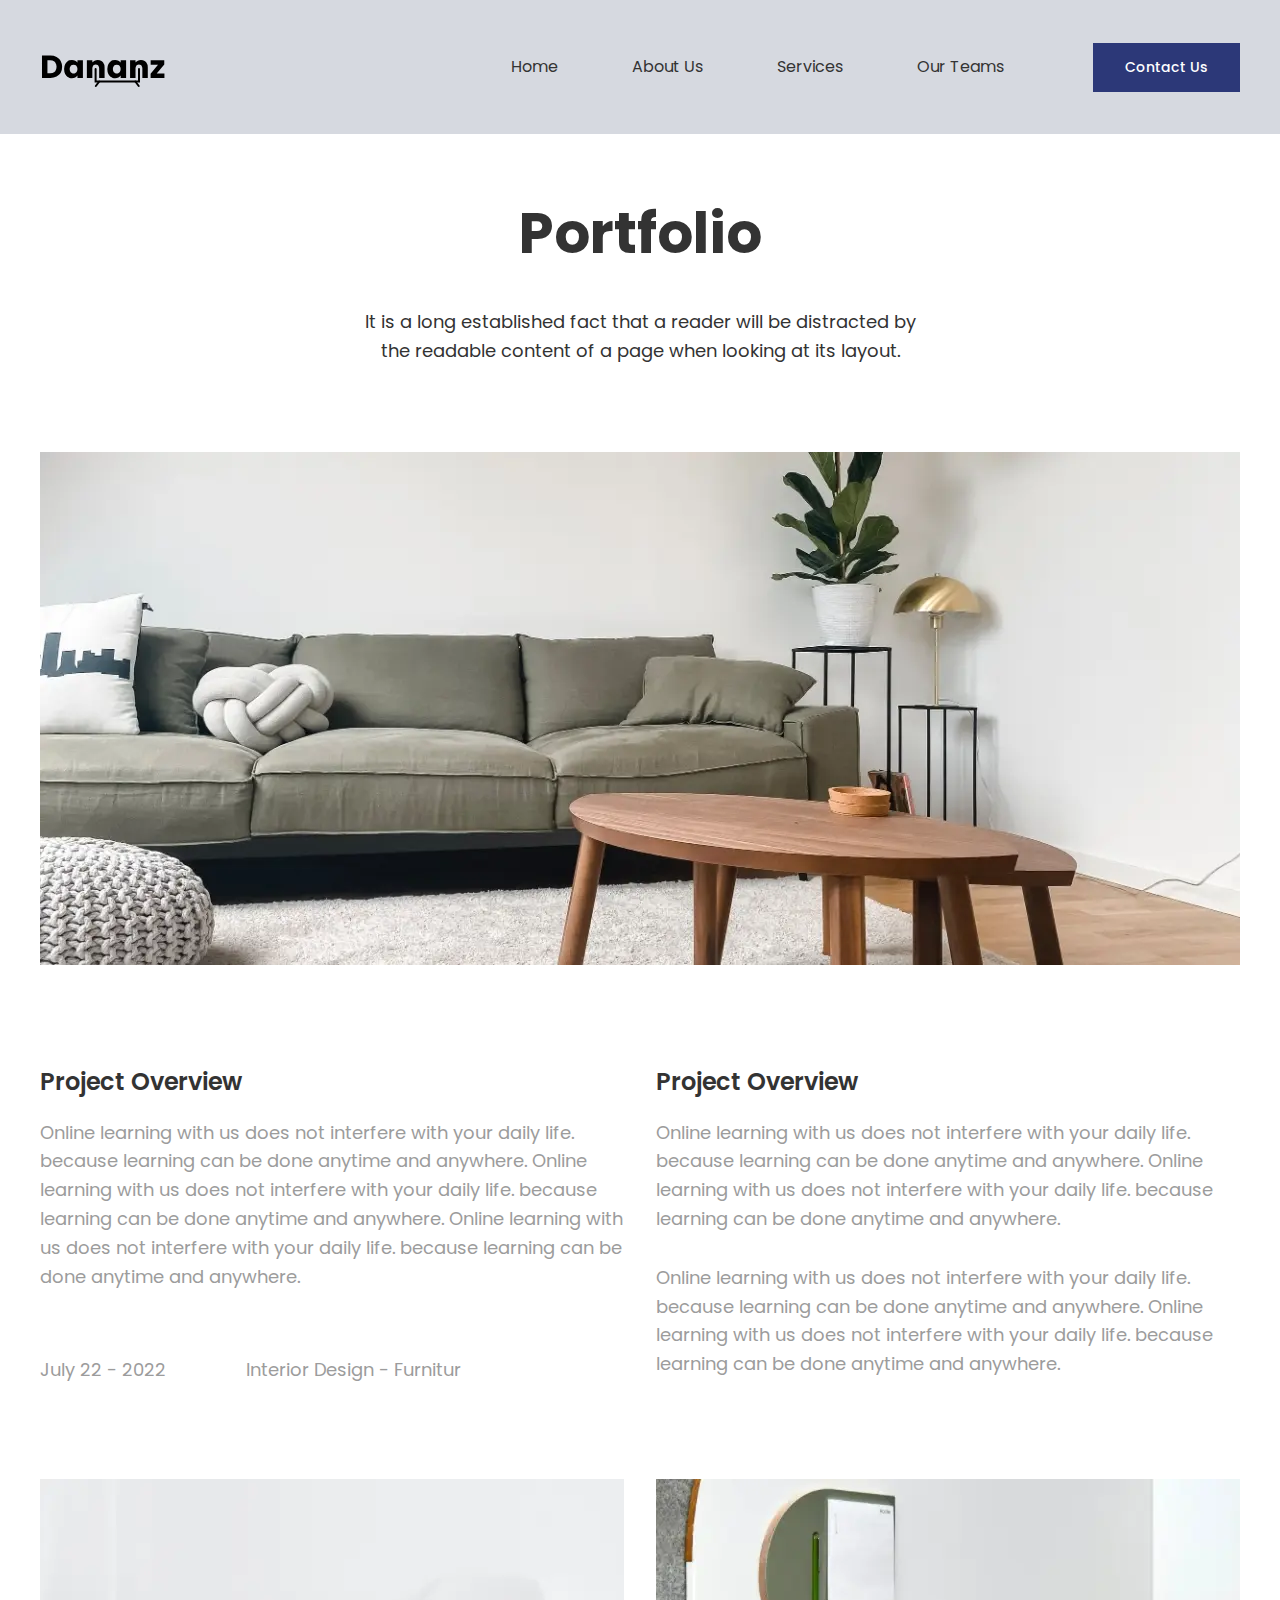
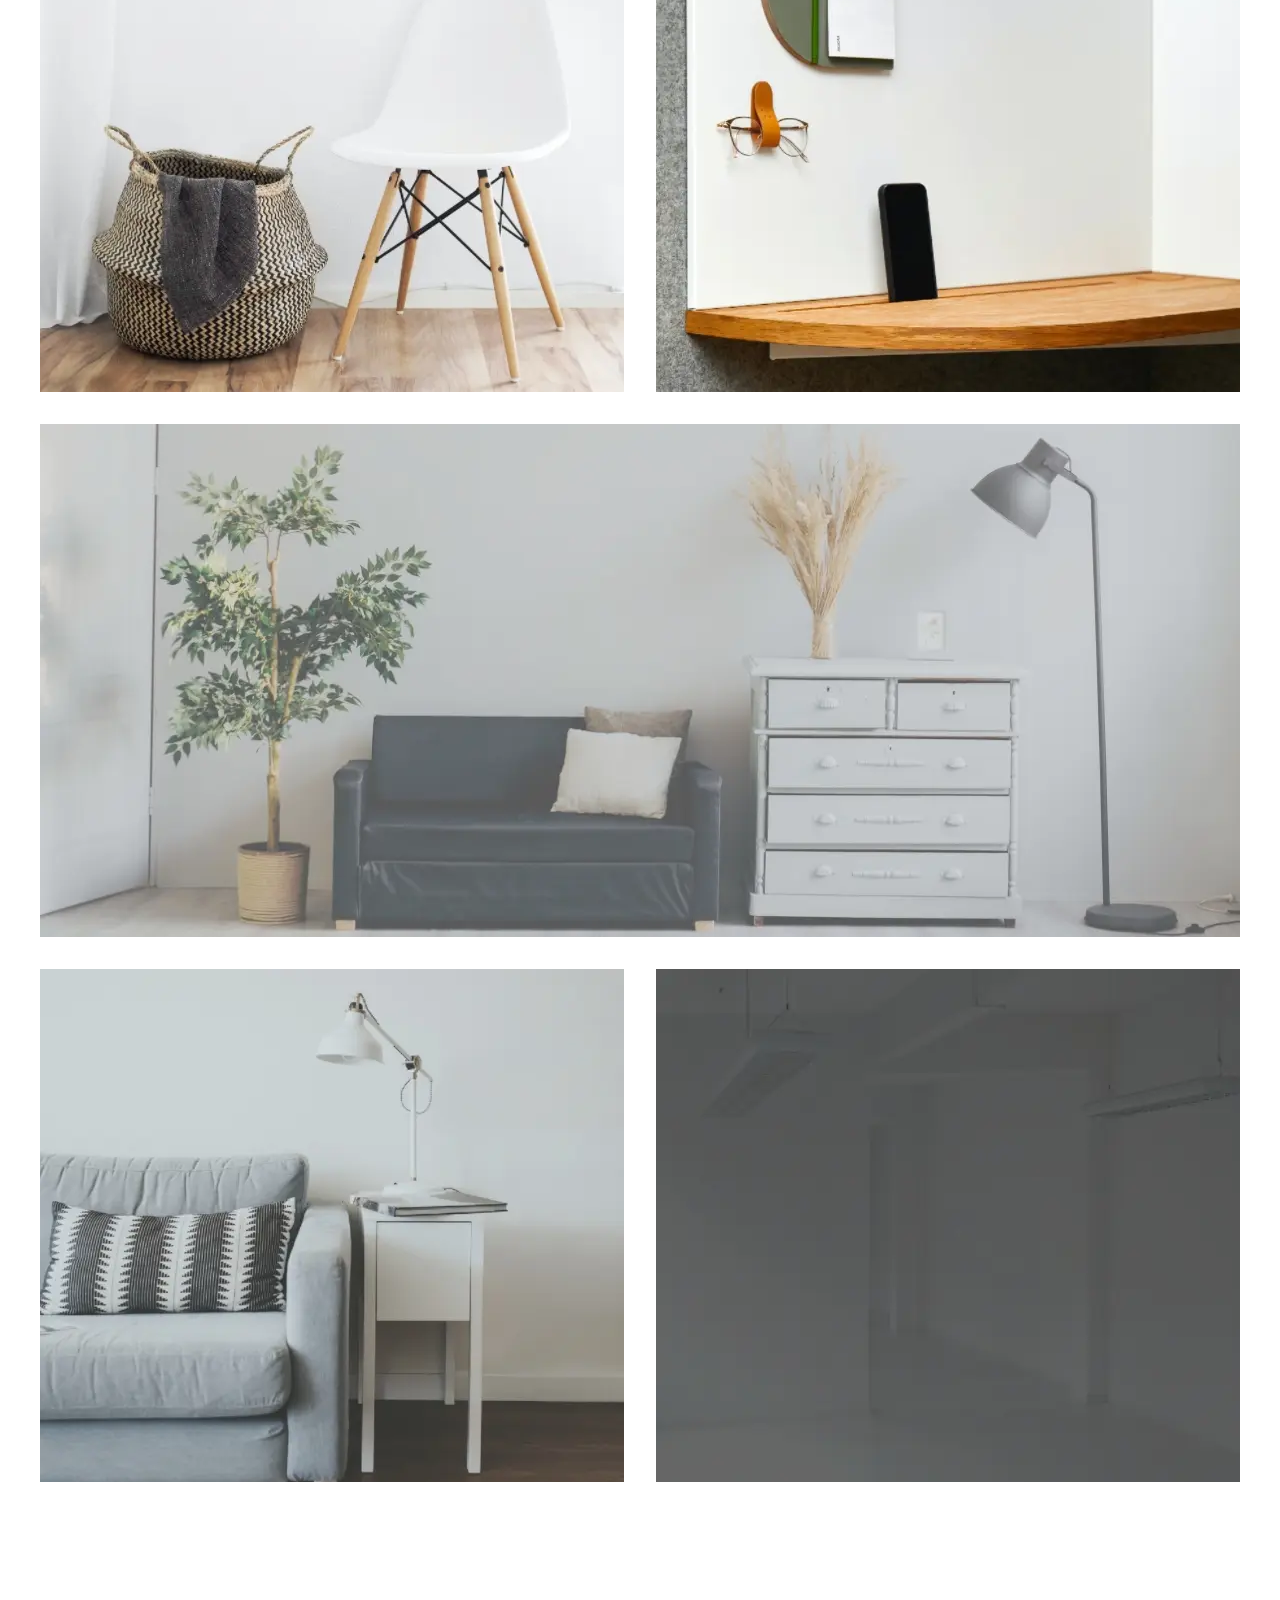
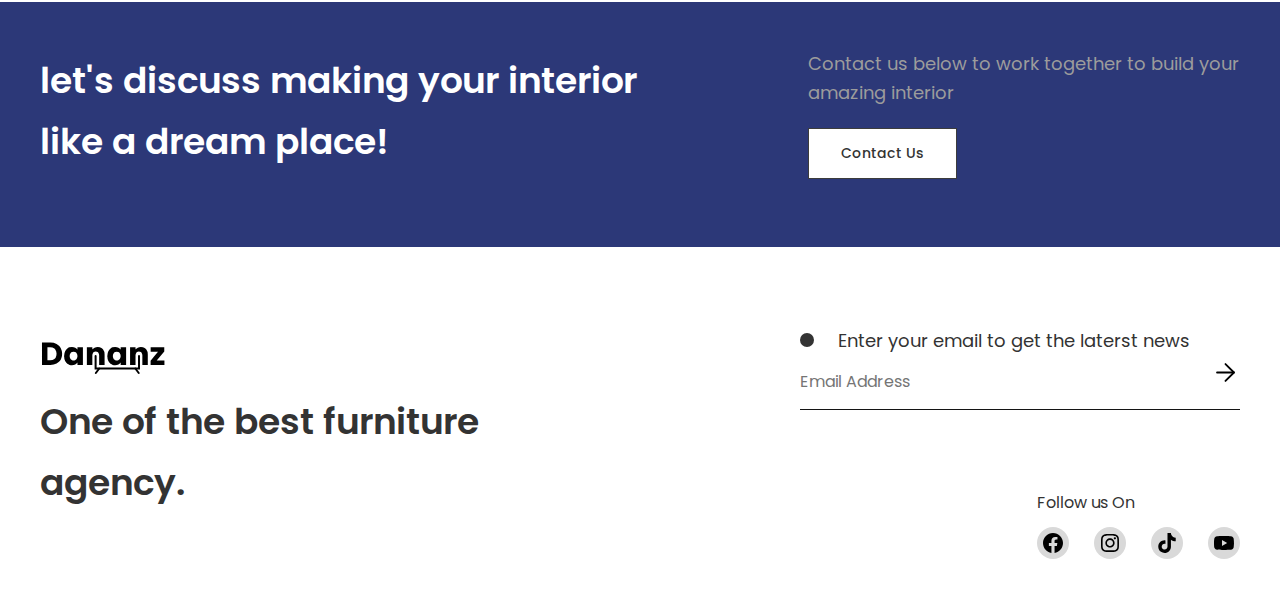
<file: minimalismRoom.html>
<!DOCTYPE html>
<html lang="en">

<head>
	<title>Porfolio</title>
	<meta charset="UTF-8">
	<meta name="format-detection" content="telephone=no">
	<!-- <style>body{opacity: 0;}</style> -->
	<link rel="stylesheet" href="css/style.min.css?_v=20240829200601">
	<link rel="shortcut icon" href="favicon.ico">
	<!-- <meta name="robots" content="noindex, nofollow"> -->
	<meta name="viewport" content="width=device-width, initial-scale=1.0">
</head>

<body>
	<div class="wrapper">
		<header data-scroll="140" data-scroll-show data-scroll-show="4000" class="header">
			<div class="header__container">
				<a href="" class="header__logo"><img src="img/logo.svg" alt=""></a>
				<div class="header__menu menu">
					<nav class="menu__body">
						<ul class="menu__list">
							<li class="menu__item"><a href="home.html" class="menu__link">Home</a></li>
							<li class="menu__item "><a href="aboutUs.html" class="menu__link _menu-active">About Us</a></li>
							<li class="menu__item"><a href="services.html" class="menu__link">Services</a></li>
							<li class="menu__item"><a href="ourTeams.html" class="menu__link">Our Teams</a></li>
						</ul>
					</nav>
				</div>
				<button type="submit" class="header__button button">Contact Us</button>
				<button type="button" class="header__icon icon-menu"><span></span></button>
			</div>
		</header>
		<main class="minimalism-room">
			<section class="minimalism-room top-minimalism">
				<div class="top-minimalism__container">
					<div class="top-minimalism__title main-title">
						<h2 class="main-title__title">Portfolio</h2>
						<div class="main-title__text">
							<p>It is a long established fact that a reader will be distracted by the readable content of a page
								when looking at its layout.</p>
						</div>
					</div>
					<div class="top-minimalism__image">
						<img src="img/minimalism/main.webp" alt="image" class="ibg">
					</div>
				</div>
			</section>
			<section class="minimalism-room__text text-section">
				<div class="text-section__container">
					<div class="text-section__block-text text-block">
						<h3 class="text-block__title">Project Overview</h3>
						<div class="text-block__text">
							<p>Online learning with us does not interfere with your daily life. because learning can be done
								anytime and anywhere. Online learning with us does not interfere with your daily life. because
								learning can be done anytime and anywhere. Online learning with us does not interfere with your
								daily life. because learning can be done anytime and anywhere. </p>
						</div>
						<div class="text-block__caption caption">
							<div class="caption__text">July 22 - 2022</div>
							<div class="caption__text">Interior Design - Furnitur</div>
						</div>
					</div>
					<div class="text-section__block-text text-block">
						<h3 class="text-block__title">Project Overview</h3>
						<div class="text-block__text">
							<p>Online learning with us does not interfere with your daily life. because learning can be done
								anytime and anywhere. Online learning with us does not interfere with your daily life. because
								learning can be done anytime and anywhere.</p>
							<p>Online learning with us does not interfere with your daily life. because learning can be done
								anytime and anywhere. Online learning with us does not interfere with your daily life. because
								learning can be done anytime and anywhere.</p>
						</div>
					</div>
				</div>
			</section>
			<section class="minimalism-room__media media-block">
				<div class="media-block__container">
					<div class="media-block__image">
						<img src="img/minimalism/01.webp" alt="Image" class="ibg">
					</div>
					<div class="media-block__image">
						<img src="img/minimalism/02.webp" alt="Image" class="ibg">
					</div>
					<div class="media-block__image">
						<img src="img/minimalism/03.webp" alt="Image" class="ibg">
					</div>
					<div class="media-block__image">
						<img src="img/minimalism/04.webp" alt="Image" class="ibg">
					</div>
					<div class="media-block__image">
						<img src="img/minimalism/05.webp" alt="Image" class="ibg">
					</div>

				</div>

			</section>

		</main>
		<footer class="footer">
			<div class="footer__top top-footer">
				<div class="top-footer__container">
					<h2 class="top-footer__title">let's discuss making your interior like a dream place!</h2>
					<div class="top-footer__text-block">
						<div class="top-footer__text">
							<p>Contact us below to work together to build your amazing interior</p>
						</div>
						<a href="" class="top-footer__button button button-white">Contact Us</a>
					</div>
				</div>
			</div>
			<div class="footer__bottom bottom-footer">
				<div class="bottom-footer__container">
					<div class="bottom-footer__body">
						<a href="" class="bottom-footer__logo"><img src="img/logo.svg" alt=""></a>
						<h2 class="bottom-footer__title">One of the best furniture agency.</h2>
					</div>
					<div class="bottom-footer__contacts">
						<form class="bottom-footer__form" action="files/sendmail/sendmail.php" method="POST">
							<label for="i-1" class="bottom-footer__label label">Enter your email to get the laterst news</label>
							<input data-validate data-required id="i-1" type="email" name="form[email]" data-error="Помилка" placeholder="Email Address" class="bottom-footer__input input">
							<button type="submit" class="bottom-footer__button"></button>
						</form>
						<div class="bottom-footer__social social-footer">
							<div class="social-footer__label">Follow us On</div>
							<div class="social-footer__icons">
								<a href="#" class="social-footer__icon"><img src="img/icons/fb.svg" alt="Image"></a>
								<a href="#" class="social-footer__icon"><img src="img/icons/inst.svg" alt="Image"></a>
								<a href="#" class="social-footer__icon"><img src="img/icons/tiktok.svg" alt="Image"></a>
								<a href="#" class="social-footer__icon"><img src="img/icons/youtube.svg" alt="Image"></a>
							</div>
						</div>
					</div>
				</div>
			</div>
		</footer>
	</div>
	<script src="js/app.min.js?_v=20240829200601"></script>
</body>

</html>
</file>
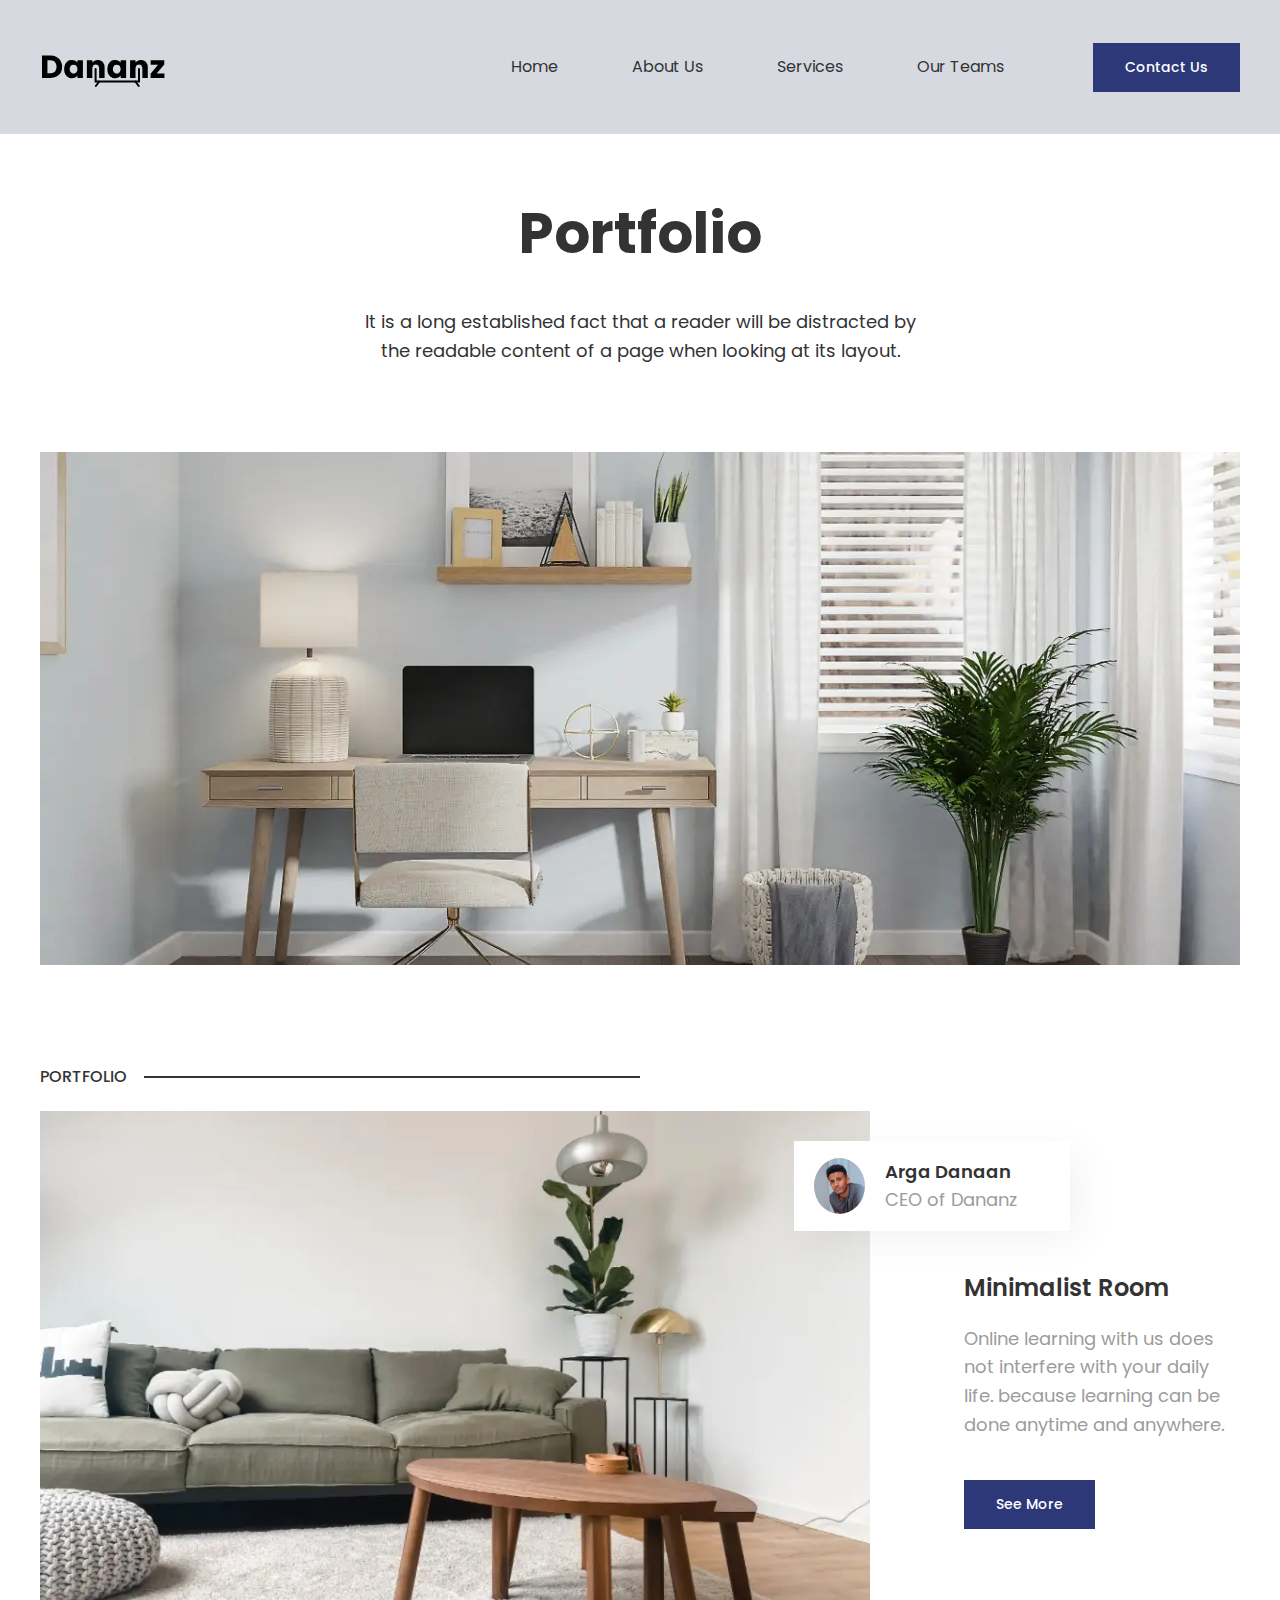
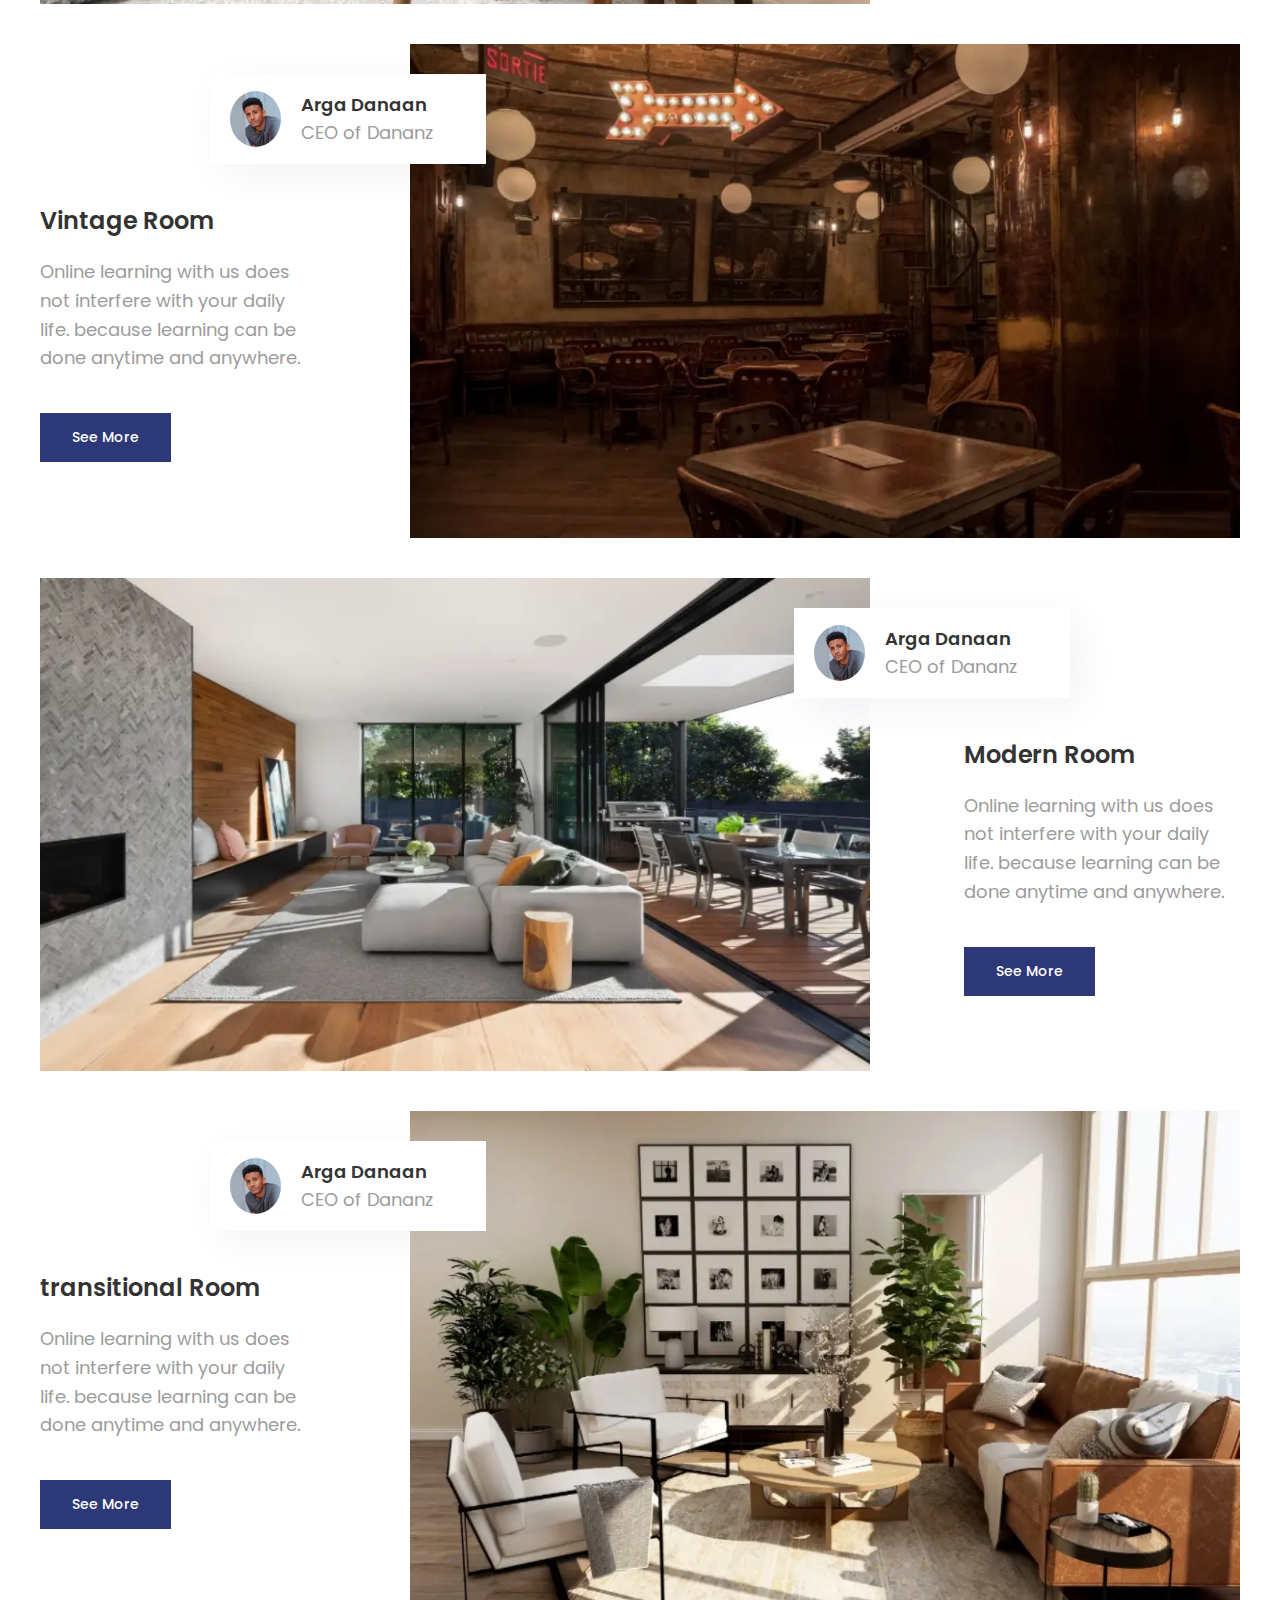
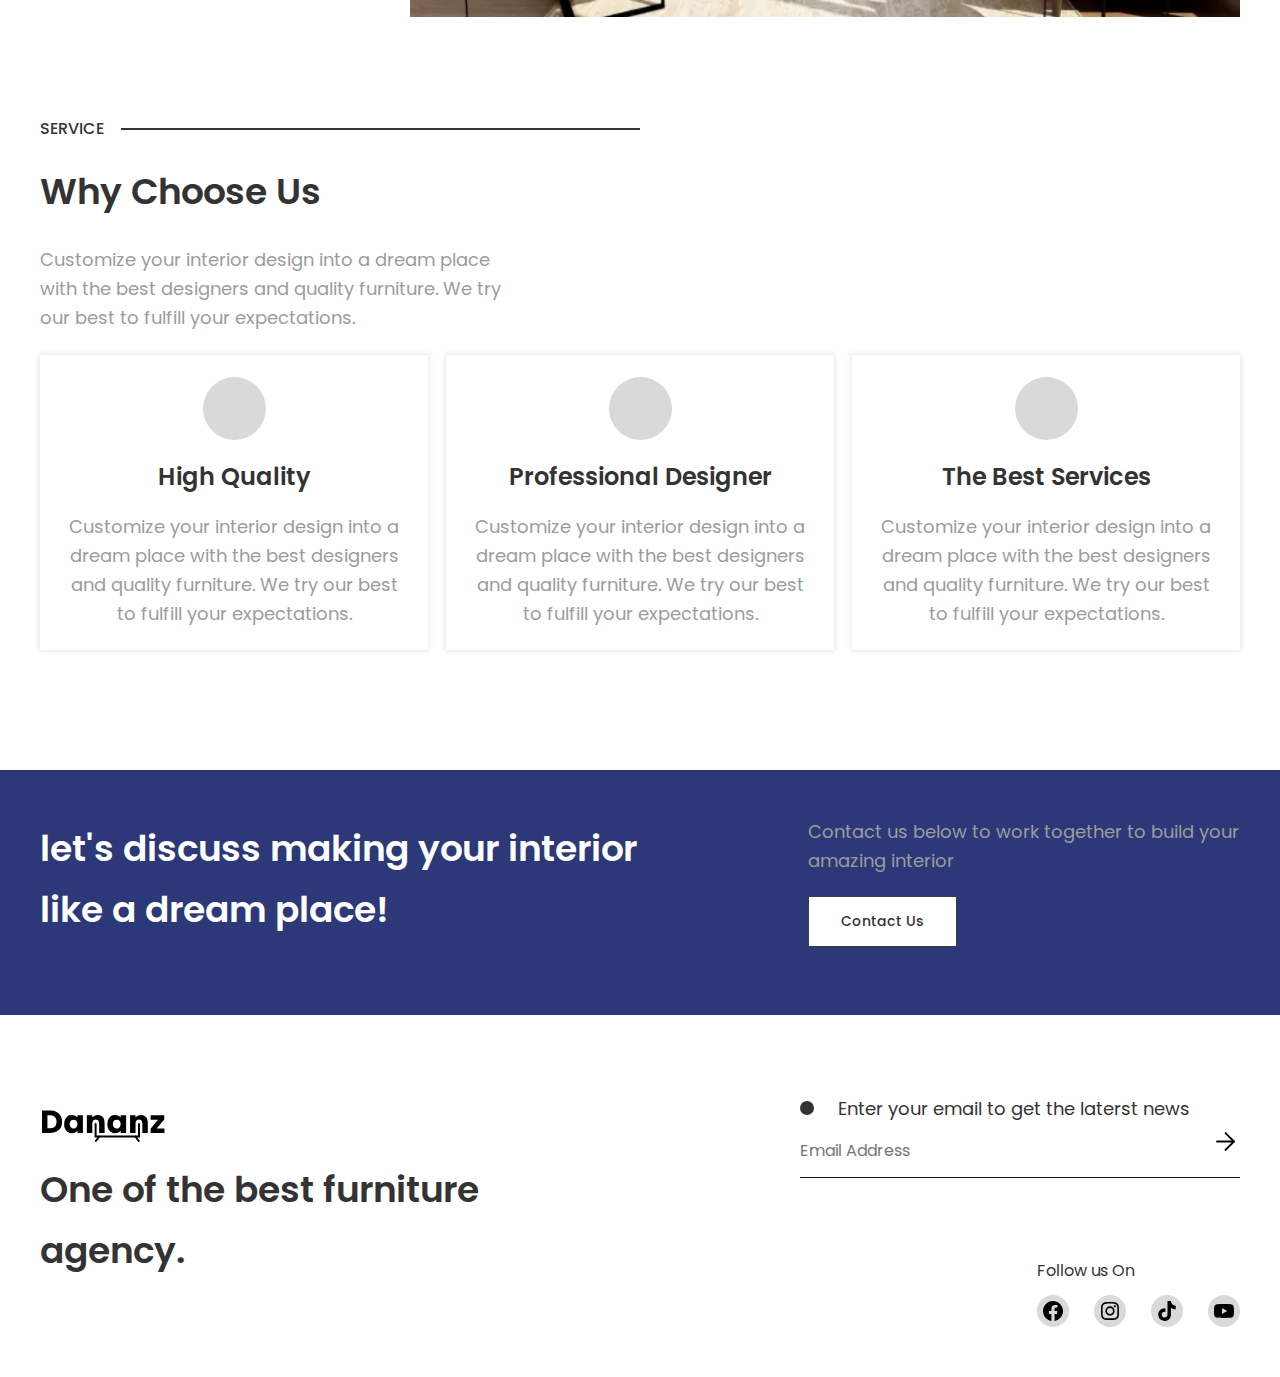
<file: portfolio.html>
<!DOCTYPE html>
<html lang="en">

<head>
	<title>Porfolio</title>
	<meta charset="UTF-8">
	<meta name="format-detection" content="telephone=no">
	<!-- <style>body{opacity: 0;}</style> -->
	<link rel="stylesheet" href="css/style.min.css?_v=20240829200601">
	<link rel="shortcut icon" href="favicon.ico">
	<!-- <meta name="robots" content="noindex, nofollow"> -->
	<meta name="viewport" content="width=device-width, initial-scale=1.0">
</head>

<body>
	<div class="wrapper">
		<header data-scroll="140" data-scroll-show data-scroll-show="4000" class="header">
			<div class="header__container">
				<a href="" class="header__logo"><img src="img/logo.svg" alt=""></a>
				<div class="header__menu menu">
					<nav class="menu__body">
						<ul class="menu__list">
							<li class="menu__item"><a href="home.html" class="menu__link">Home</a></li>
							<li class="menu__item "><a href="aboutUs.html" class="menu__link _menu-active">About Us</a></li>
							<li class="menu__item"><a href="services.html" class="menu__link">Services</a></li>
							<li class="menu__item"><a href="ourTeams.html" class="menu__link">Our Teams</a></li>
						</ul>
					</nav>
				</div>
				<button type="submit" class="header__button button">Contact Us</button>
				<button type="button" class="header__icon icon-menu"><span></span></button>
			</div>
		</header>
		<main class="portfolio-page">
			<section class="portfolio-page top-portfolio">
				<div class="top-portfolio__container">
					<div class="top-portfolio__title main-title">
						<h2 class="main-title__title">Portfolio</h2>
						<div class="main-title__text">
							<p>It is a long established fact that a reader will be distracted by the readable content of a page
								when looking at its layout.</p>
						</div>
					</div>
					<div class="top-portfolio__image">
						<img src="img/Portfolio/main.webp" alt="image" class="ibg">
					</div>
				</div>
			</section>
			<section class="portfolio-page__portfolio portfolio">
				<div class="portfolio__container">
					<div class="portfolio__title title-section">
						<div class="title-section__label">portfolio</div>
					</div>

					<div class="portfolio__media media-card">
						<div class="media-card__image"><img class="ibg" src="img/Portfolio/01.webp" alt="Image">
						</div>
						<div class="media-card__info info-media">
							<div class="info-media__autor autor">
								<div class="autor__photo"><img class="ibg" src="img/home/autors/autor.webp" alt="Image"></div>
								<div class="autor__name">Arga Danaan</div>
								<div class="autor__position">CEO of Dananz</div>
							</div>
							<div class="info-media__text text-block">
								<h4 class="text-block__title">Minimalist Room</h4>
								<div class="text-block__text">Online learning with us does not interfere with your daily life.
									because learning can be done anytime and anywhere.</div>
							</div>
							<div class="info-media__button"><a href="#" class="button">See More</a></div>
						</div>
					</div>

					<div class="portfolio__media media-card">
						<div class="media-card__image"><img class="ibg" src="img/Portfolio/02.webp" alt="Image">
						</div>
						<div class="media-card__info info-media">
							<div class="info-media__autor autor">
								<div class="autor__photo"><img class="ibg" src="img/home/autors/autor.webp" alt="Image"></div>
								<div class="autor__name">Arga Danaan</div>
								<div class="autor__position">CEO of Dananz</div>
							</div>
							<div class="info-media__text text-block">
								<h4 class="text-block__title">Vintage Room</h4>
								<div class="text-block__text">Online learning with us does not interfere with your daily life.
									because learning can be done anytime and anywhere.</div>
							</div>
							<div class="info-media__button"><a href="#" class="button">See More</a></div>
						</div>
					</div>

					<div class="portfolio__media media-card">
						<div class="media-card__image"><img class="ibg" src="img/Portfolio/03.webp" alt="Image">
						</div>
						<div class="media-card__info info-media">
							<div class="info-media__autor autor">
								<div class="autor__photo"><img class="ibg" src="img/home/autors/autor.webp" alt="Image"></div>
								<div class="autor__name">Arga Danaan</div>
								<div class="autor__position">CEO of Dananz</div>
							</div>
							<div class="info-media__text text-block">
								<h4 class="text-block__title">Modern Room</h4>
								<div class="text-block__text">Online learning with us does not interfere with your daily life.
									because learning can be done anytime and anywhere.</div>
							</div>
							<div class="info-media__button"><a href="#" class="button">See More</a></div>
						</div>
					</div>

					<div class="portfolio__media media-card">
						<div class="media-card__image"><img class="ibg" src="img/Portfolio/04.webp" alt="Image">
						</div>
						<div class="media-card__info info-media">
							<div class="info-media__autor autor">
								<div class="autor__photo"><img class="ibg" src="img/home/autors/autor.webp" alt="Image"></div>
								<div class="autor__name">Arga Danaan</div>
								<div class="autor__position">CEO of Dananz</div>
							</div>
							<div class="info-media__text text-block">
								<h4 class="text-block__title">transitional Room</h4>
								<div class="text-block__text">Online learning with us does not interfere with your daily life.
									because learning can be done anytime and anywhere.</div>
							</div>
							<div class="info-media__button"><a href="#" class="button">See More</a></div>
						</div>
					</div>
				</div>
			</section>
			<section class="portfolio-page__service service-portfolio">
				<div class="s service-portfolio__container">
					<div class=" service-portfolio__title title-section">
						<div class="title-section__label">SERVICE</div>
						<h3 class="title-section__title">Why Choose Us</h3>
						<div class="title-section__text">
							<p>
								Customize your interior design into a dream place with the best designers and quality furniture.
								We try our best to fulfill your expectations.
							</p>
						</div>
					</div>
					<div class="service-team__info info-block">
						<div class="info-block__item">
							<div class="info-block__icon"></div>
							<div class="info-block__title">High Quality</div>
							<div class="info-block__text">Customize your interior design into a dream place with the best
								designers and quality furniture. We try our best to fulfill your expectations.</div>
						</div>
						<div class="info-block__item">
							<div class="info-block__icon"></div>
							<div class="info-block__title">Professional Designer</div>
							<div class="info-block__text">Customize your interior design into a dream place with the best
								designers and quality furniture. We try our best to fulfill your expectations.</div>
						</div>
						<div class="info-block__item">
							<div class="info-block__icon"></div>
							<div class="info-block__title">The Best Services</div>
							<div class="info-block__text">Customize your interior design into a dream place with the best
								designers and quality furniture. We try our best to fulfill your expectations.</div>
						</div>
					</div>
				</div>
			</section>
		</main>
		<footer class="footer">
			<div class="footer__top top-footer">
				<div class="top-footer__container">
					<h2 class="top-footer__title">let's discuss making your interior like a dream place!</h2>
					<div class="top-footer__text-block">
						<div class="top-footer__text">
							<p>Contact us below to work together to build your amazing interior</p>
						</div>
						<a href="" class="top-footer__button button button-white">Contact Us</a>
					</div>
				</div>
			</div>
			<div class="footer__bottom bottom-footer">
				<div class="bottom-footer__container">
					<div class="bottom-footer__body">
						<a href="" class="bottom-footer__logo"><img src="img/logo.svg" alt=""></a>
						<h2 class="bottom-footer__title">One of the best furniture agency.</h2>
					</div>
					<div class="bottom-footer__contacts">
						<form class="bottom-footer__form" action="files/sendmail/sendmail.php" method="POST">
							<label for="i-1" class="bottom-footer__label label">Enter your email to get the laterst news</label>
							<input data-validate data-required id="i-1" type="email" name="form[email]" data-error="Помилка" placeholder="Email Address" class="bottom-footer__input input">
							<button type="submit" class="bottom-footer__button"></button>
						</form>
						<div class="bottom-footer__social social-footer">
							<div class="social-footer__label">Follow us On</div>
							<div class="social-footer__icons">
								<a href="#" class="social-footer__icon"><img src="img/icons/fb.svg" alt="Image"></a>
								<a href="#" class="social-footer__icon"><img src="img/icons/inst.svg" alt="Image"></a>
								<a href="#" class="social-footer__icon"><img src="img/icons/tiktok.svg" alt="Image"></a>
								<a href="#" class="social-footer__icon"><img src="img/icons/youtube.svg" alt="Image"></a>
							</div>
						</div>
					</div>
				</div>
			</div>
		</footer>
	</div>
	<script src="js/app.min.js?_v=20240829200601"></script>
</body>

</html>
</file>
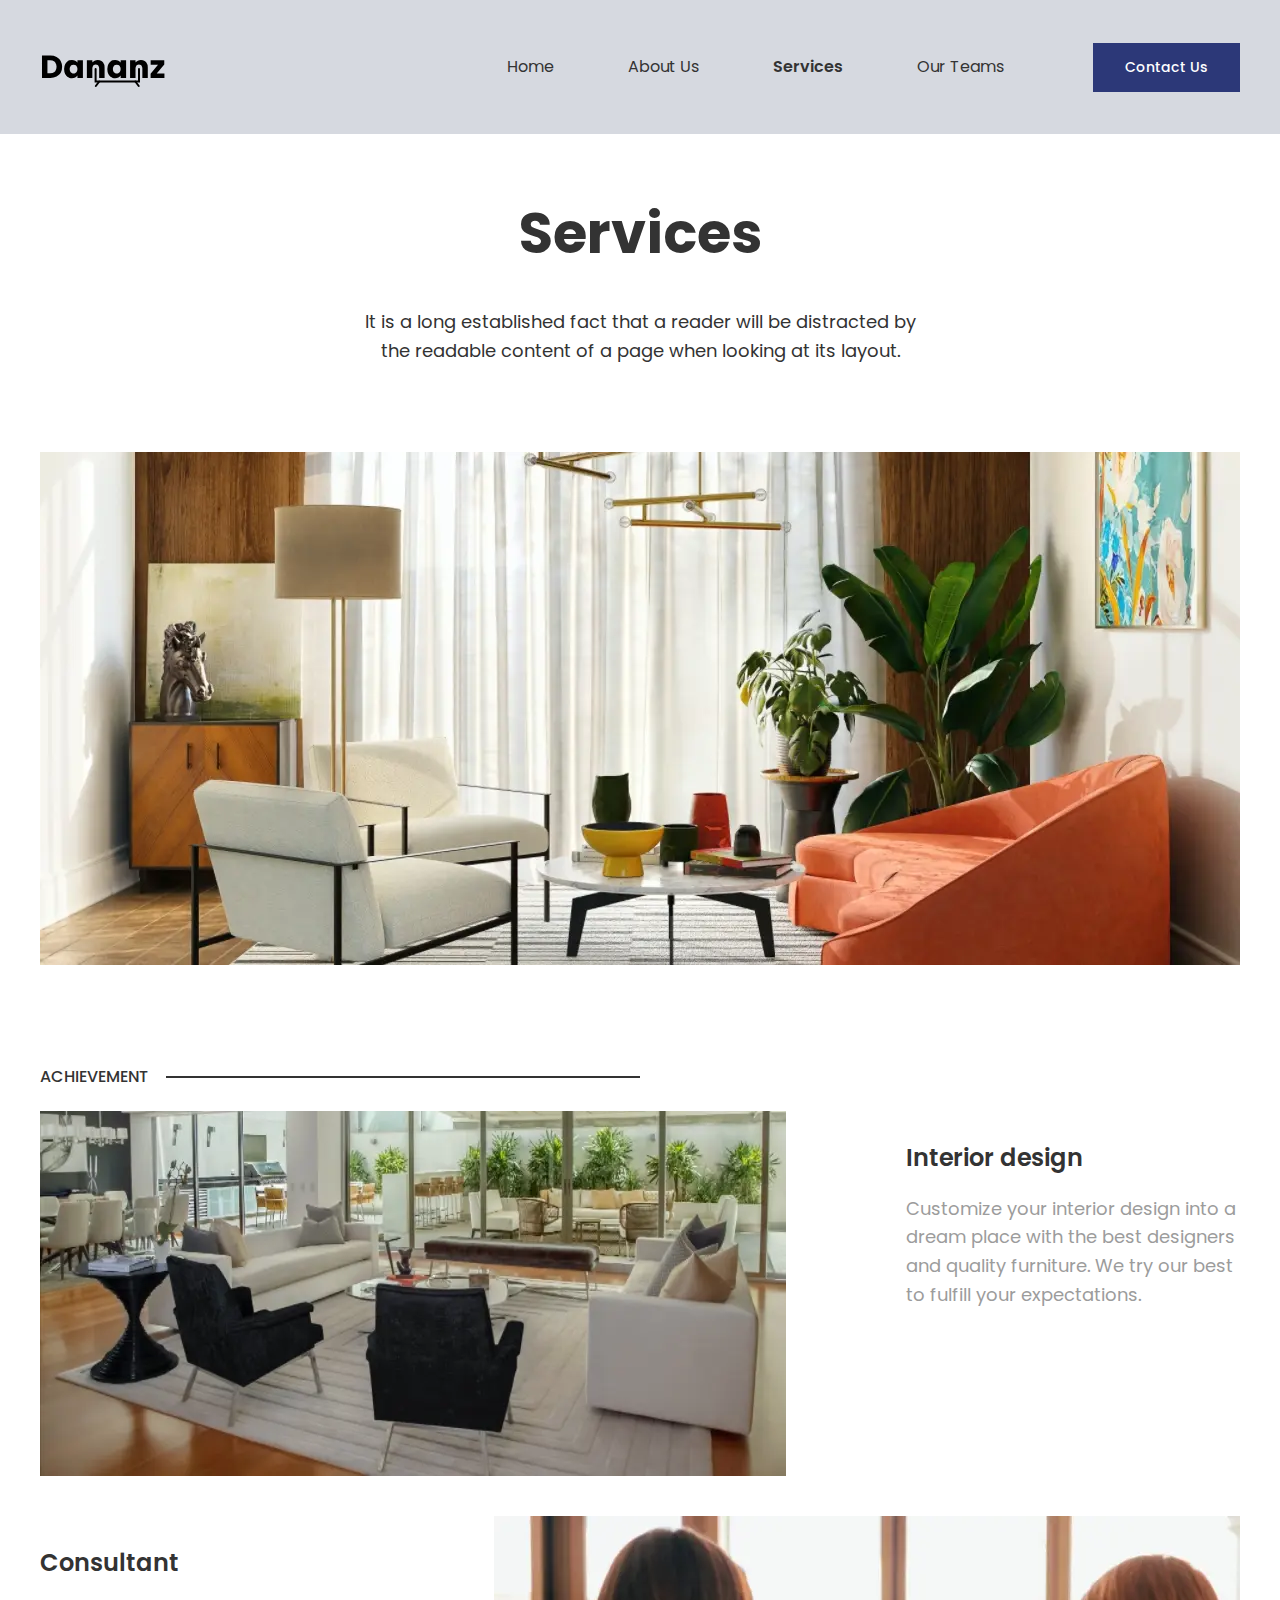
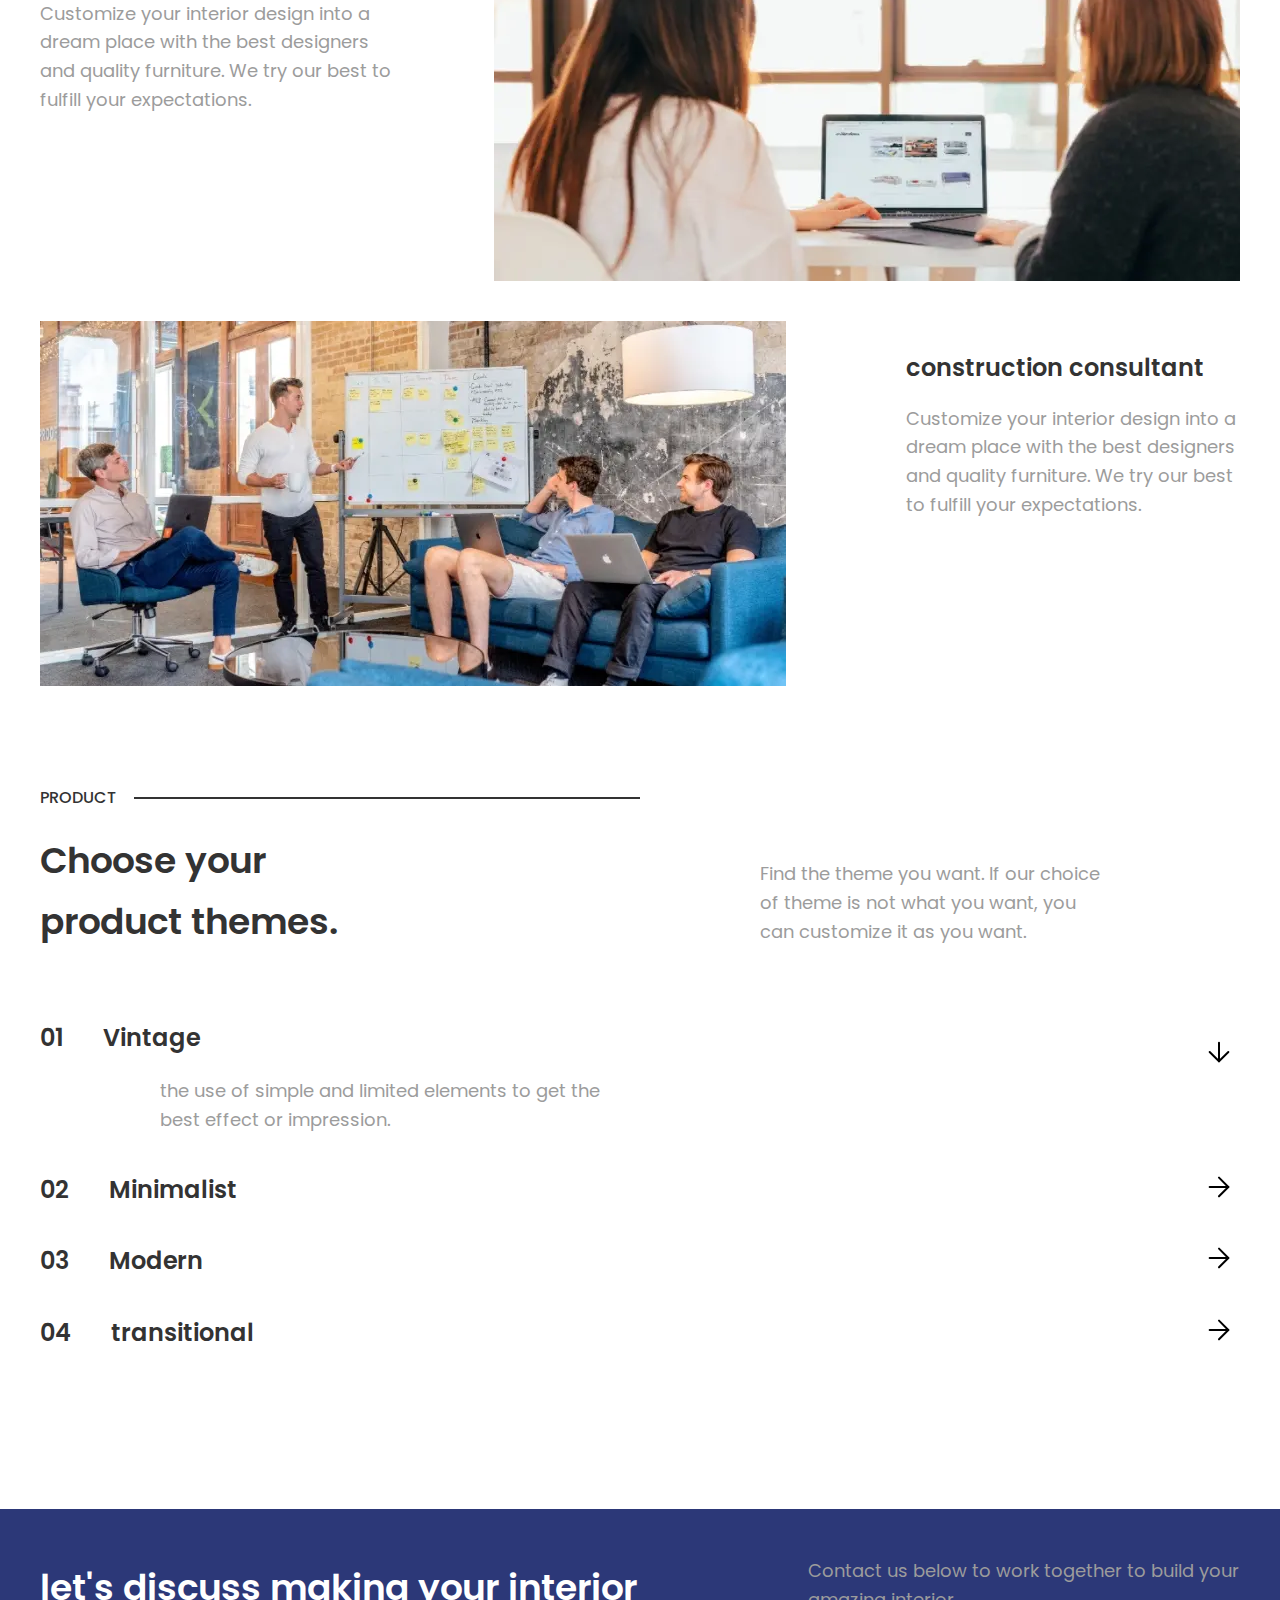
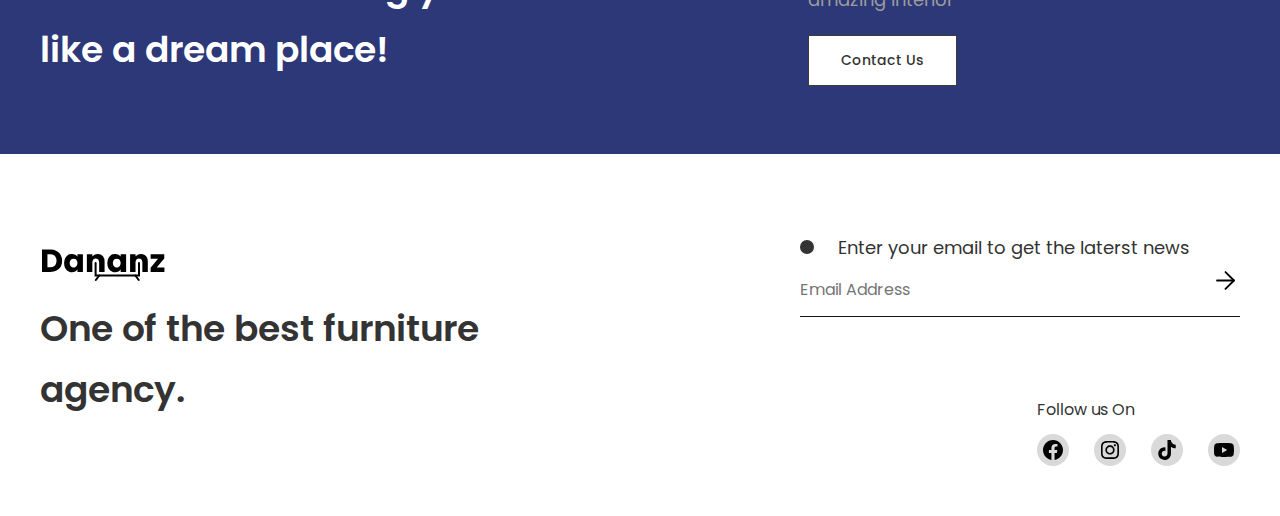
<file: services.html>
<!DOCTYPE html>
<html lang="en">

<head>
	<title>Services</title>
	<meta charset="UTF-8">
	<meta name="format-detection" content="telephone=no">
	<!-- <style>body{opacity: 0;}</style> -->
	<link rel="stylesheet" href="css/style.min.css?_v=20240829200601">
	<link rel="shortcut icon" href="favicon.ico">
	<!-- <meta name="robots" content="noindex, nofollow"> -->
	<meta name="viewport" content="width=device-width, initial-scale=1.0">
</head>

<body>
	<div class="wrapper">
		<header data-scroll="140" data-scroll-show data-scroll-show="4000" class="header">
			<div class="header__container">
				<a href="" class="header__logo"><img src="img/logo.svg" alt=""></a>
				<div class="header__menu menu">
					<nav class="menu__body">
						<ul class="menu__list">
							<li class="menu__item"><a href="home.html" class="menu__link">Home</a></li>
							<li class="menu__item "><a href="aboutUs.html" class="menu__link _menu-active">About Us</a></li>
							<li class="menu__item"><a href="services.html" class="menu__link">Services</a></li>
							<li class="menu__item"><a href="ourTeams.html" class="menu__link">Our Teams</a></li>
						</ul>
					</nav>
				</div>
				<button type="submit" class="header__button button">Contact Us</button>
				<button type="button" class="header__icon icon-menu"><span></span></button>
			</div>
		</header>
		<main class="services">
			<section class="services__service service">
				<div class="service__container">
					<div class="service__title main-title">
						<h2 class="main-title__title">Services</h2>
						<div class="main-title__text">
							<p>It is a long established fact that a reader will be distracted by the readable content of a page
								when looking at its layout.</p>
						</div>
					</div>
					<div class="service__image">
						<img src="img/services/service/home.webp" alt="image" class="ibg">
					</div>
				</div>
			</section>
			<section class="services__achievement achievement">
				<div class="achievement__container">
					<div class="achievement__title title-section">
						<div class="title-section__label">achievement</div>
					</div>
					<div class="achievement__media media-card">
						<div class="media-card__image ibg"><img class="ibg" src="img/services/achievement/01.webp" alt="Image">
						</div>
						<div class="media-card__info  media-card__info_lite info-media info-media_lite">
							<div class="info-media__text text-block">
								<h4 class="text-block__title">Interior design</h4>
								<div class="text-block__text">Customize your interior design into a dream place with the best
									designers and quality furniture. We try our best to fulfill your expectations.</div>
							</div>
						</div>
					</div>
					<div class="achievement__media media-card">
						<div class="media-card__image ibg"><img class="ibg" src="img/services/achievement/02.webp" alt="Image">
						</div>
						<div class="media-card__info media-card__info_lite info-media info-media_lite">
							<div class="info-media__text text-block">
								<h4 class="text-block__title">Consultant</h4>
								<div class="text-block__text">Customize your interior design into a dream place with the best
									designers and quality furniture. We try our best to fulfill your expectations.</div>
							</div>
						</div>
					</div>
					<div class="achievement__media media-card">
						<div class="media-card__image ibg"><img class="ibg" src="img/services/achievement/03.webp" alt="Image">
						</div>
						<div class="media-card__info media-card__info_lite info-media info-media_lite">
							<div class="info-media__text text-block">
								<h4 class="text-block__title">construction consultant</h4>
								<div class="text-block__text">Customize your interior design into a dream place with the best
									designers and quality furniture. We try our best to fulfill your expectations.</div>
							</div>
						</div>
					</div>
				</div>
			</section>
			<section class="services product-services">
				<div class="product-services__container">
					<div class="product-services__title title-section title-section_two-col">
						<div class="title-section__label title-section__label_two-col">PRODUCT</div>
						<h3 class="title-section__title title-section__title_two-col">Choose your product themes.</h3>
						<div class="title-section__text title-section__text_two-col">
							<p>
								Find the theme you want. If our choice of theme is not what you want, you can customize it as
								you want.
							</p>
						</div>
					</div>
					<div class="product-services__info">
						<div data-spollers class="spollers">
							<details data-open class="spollers__item">
								<summary class="spollers__title">Vintage</summary>
								<div class="spollers__body">the use of simple and limited elements to get the best effect or
									impression.</div>
							</details>
							<details class="spollers__item">
								<summary class="spollers__title">Minimalist</summary>
								<div class="spollers__body">the use of simple and limited elements to get the best effect or
									impression.</div>
							</details>
							<details class="spollers__item">
								<summary class="spollers__title">Modern</summary>
								<div class="spollers__body">the use of simple and limited elements to get the best effect or
									impression.</div>
							</details>
							<details class="spollers__item">
								<summary class="spollers__title">transitional</summary>
								<div class="spollers__body">the use of simple and limited elements to get the best effect or
									impression.</div>
							</details>
						</div>
					</div>
				</div>
			</section>
		</main>
		<footer class="footer">
			<div class="footer__top top-footer">
				<div class="top-footer__container">
					<h2 class="top-footer__title">let's discuss making your interior like a dream place!</h2>
					<div class="top-footer__text-block">
						<div class="top-footer__text">
							<p>Contact us below to work together to build your amazing interior</p>
						</div>
						<a href="" class="top-footer__button button button-white">Contact Us</a>
					</div>
				</div>
			</div>
			<div class="footer__bottom bottom-footer">
				<div class="bottom-footer__container">
					<div class="bottom-footer__body">
						<a href="" class="bottom-footer__logo"><img src="img/logo.svg" alt=""></a>
						<h2 class="bottom-footer__title">One of the best furniture agency.</h2>
					</div>
					<div class="bottom-footer__contacts">
						<form class="bottom-footer__form" action="files/sendmail/sendmail.php" method="POST">
							<label for="i-1" class="bottom-footer__label label">Enter your email to get the laterst news</label>
							<input data-validate data-required id="i-1" type="email" name="form[email]" data-error="Помилка" placeholder="Email Address" class="bottom-footer__input input">
							<button type="submit" class="bottom-footer__button"></button>
						</form>
						<div class="bottom-footer__social social-footer">
							<div class="social-footer__label">Follow us On</div>
							<div class="social-footer__icons">
								<a href="#" class="social-footer__icon"><img src="img/icons/fb.svg" alt="Image"></a>
								<a href="#" class="social-footer__icon"><img src="img/icons/inst.svg" alt="Image"></a>
								<a href="#" class="social-footer__icon"><img src="img/icons/tiktok.svg" alt="Image"></a>
								<a href="#" class="social-footer__icon"><img src="img/icons/youtube.svg" alt="Image"></a>
							</div>
						</div>
					</div>
				</div>
			</div>
		</footer>
	</div>
	<script src="js/app.min.js?_v=20240829200601"></script>
</body>

</html>
</file>
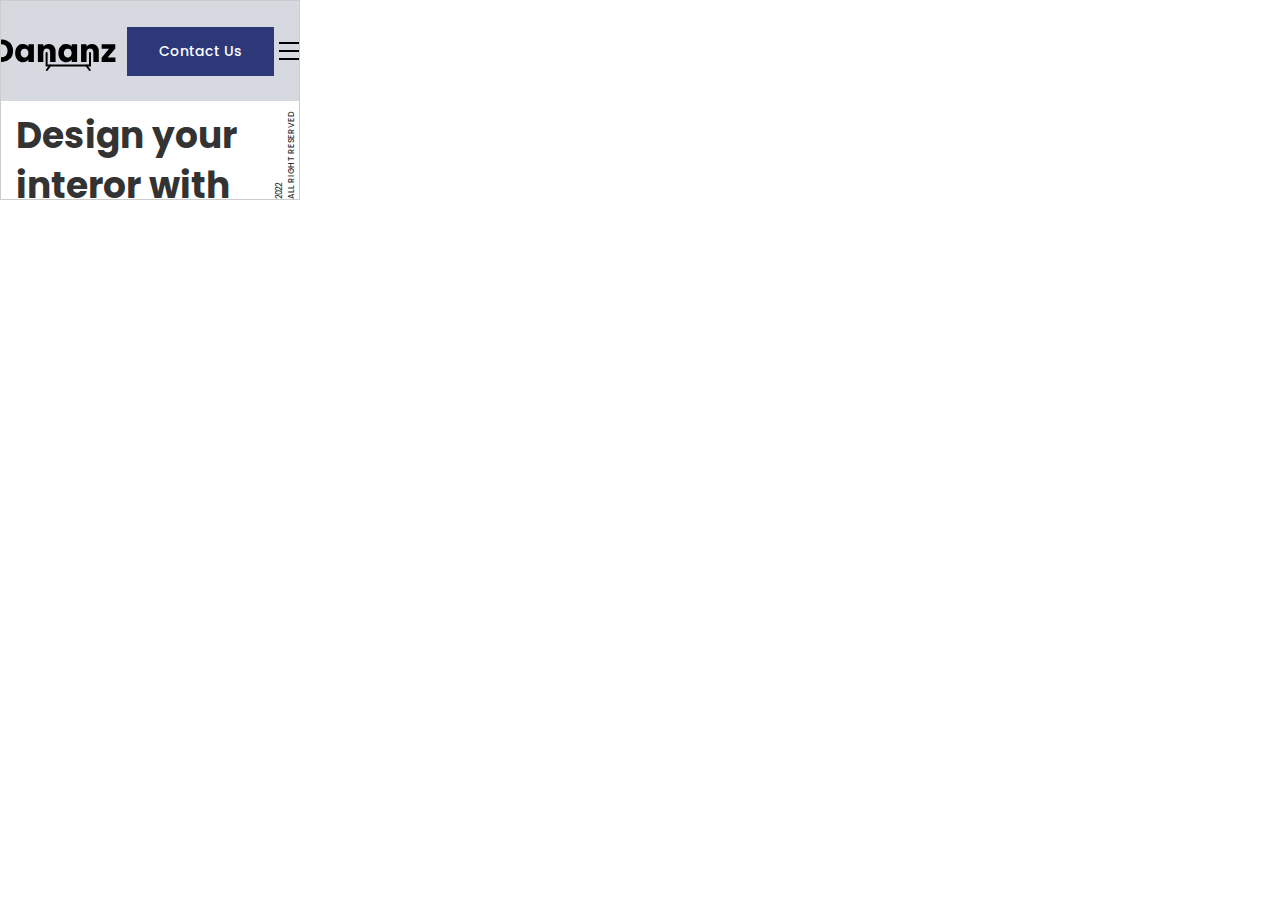
<file: Test.html>
<!DOCTYPE html>
<html lang="uk">
<link rel="stylesheet" href="css/style.min.css?_v=20240829200601">

<head>
	<meta charset="UTF-8">
	<meta name="viewport" content="width=device-width, initial-scale=1.0">
	<title>Приклад Iframe</title>
	<style>
		.iframe-container {
			width: 300px;
			height: 200px;
			border: 1px solid #ccc;
			overflow: hidden;
		}

		.iframe-container iframe {
			width: 100%;
			height: 100%;
			border: none;
		}
	</style>
</head>

<body>
	<div class="iframe-container">
		<iframe src="home.html"></iframe>
		<!-- href="home.html" -->
	</div>
</body>

</html>
</file>
<file: css/style.min.css>
@import url(https://fonts.googleapis.com/css?family=Poppins:regular,500,600,700&display=swap);*{padding:0;margin:0;border:0}*,*::after,*::before{box-sizing:border-box}*::after,*::before{display:inline-block}body,html{height:100%;min-width:320px}body{color:#9c9c9c;line-height:1;font-family:Poppins;font-size:1.125rem;-ms-text-size-adjust:100%;-moz-text-size-adjust:100%;-webkit-text-size-adjust:100%;-webkit-font-smoothing:antialiased;-moz-osx-font-smoothing:grayscale}button,input,textarea{font-family:Poppins;font-size:inherit;line-height:inherit;color:inherit;background-color:rgba(0,0,0,0)}input,textarea{width:100%}label{display:inline-block}button,option,select{cursor:pointer}a{display:inline-block;color:inherit;text-decoration:none}ul li{list-style:none}img{vertical-align:top}h1,h2,h3,h4,h5,h6{font-weight:inherit;font-size:inherit}.lock body{overflow:hidden;touch-action:none;-ms-scroll-chaining:none;overscroll-behavior:none}.wrapper{min-height:100%;display:flex;flex-direction:column;overflow:hidden}@supports (overflow:clip){.wrapper{overflow:clip}}.wrapper>main{flex:1 1 auto}.wrapper>*{min-width:0}[class*=__container]{max-width:76.875rem;margin:0 auto;padding:0 .9375rem}[class*="--gc"]{display:grid;min-width:0;grid-template-columns:.9375rem 1fr minmax(auto,75rem) 1fr .9375rem}[class*="--gc"]>*{min-width:0;grid-column:3/4}.button{font-size:.875rem;line-height:1.5;font-weight:500;color:#fff;display:inline-block;background-color:#2c3878;padding:.875rem 2.0025rem;text-align:center}.button-white{background-color:#fff;color:#333;border:1px solid #3c3c3c}.button--fw{width:100%}input[type=email],input[type=tel],input[type=text],textarea{-webkit-appearance:none;appearance:none}.input{border-radius:0!important;width:100%;display:block;padding:0 20px;caret-color:inherit}.input[placeholder]:not([data-placeholder-nohiden])::-webkit-input-placeholder{-webkit-transition:opacity .3s;transition:opacity .3s}.input[placeholder]:not([data-placeholder-nohiden]):-ms-input-placeholder{-ms-transition:opacity .3s;transition:opacity .3s}.input[placeholder]:not([data-placeholder-nohiden])::-ms-input-placeholder{-ms-transition:opacity .3s;transition:opacity .3s}.input[placeholder]:not([data-placeholder-nohiden])::placeholder{transition:opacity .3s}.input[placeholder]:not([data-placeholder-nohiden]):focus::-webkit-input-placeholder{opacity:0}.input[placeholder]:not([data-placeholder-nohiden]):focus:-ms-input-placeholder{opacity:0}.input[placeholder]:not([data-placeholder-nohiden]):focus::-ms-input-placeholder{opacity:0}.input[placeholder]:not([data-placeholder-nohiden]):focus::placeholder{opacity:0}textarea.input{resize:none;padding:0 0}.select{min-width:0;position:relative}.select__body{position:relative}.select__title{color:inherit;text-align:left;border:1px solid #d9d9d9;background-color:#fff;cursor:pointer;width:100%;border-radius:4px}.select__value{display:flex;min-width:0;align-items:center;height:1.875rem;padding:0 .9375rem;gap:.625rem}.select__value>*{flex:1 1 auto}.select__value:after{content:"";align-self:stretch;flex:0 0 10px;transition:all .3s ease 0s;display:flex;justify-content:center;align-items:center}._select-open .select__value:after{-webkit-transform:rotate(-180deg);transform:rotate(-180deg)}.select__value._select-pseudo-label::before{content:attr(data-pseudo-label);opacity:.5}.select__content{flex:1 1 auto;overflow:hidden;text-overflow:ellipsis;white-space:nowrap}.select__text{flex:1 1 auto;overflow:hidden;text-overflow:ellipsis;white-space:nowrap}.select__input{width:100%;background-color:rgba(0,0,0,0);height:100%}.select__options{color:#000;position:absolute;top:calc(100% - .0625rem);border-radius:0 0 4px 4px;min-width:100%;left:0;background-color:#fff;border:1px solid #d9d9d9;border-top:0;padding:10px 0 5px 0}.select__scroll{overflow-y:auto;overflow-x:hidden;max-height:12.5rem}.select__option{width:100%;text-align:left;cursor:pointer;padding:5px 15px;color:inherit}.select__option._select-selected{background-color:#eee}.select__row{display:inline-flex;align-items:center}.select--show-top .select__options{top:auto;bottom:calc(100% - .0625rem);border:1px solid #d9d9d9;border-bottom:0;border-radius:4px 4px 0 0;padding:5px 0 10px 0}._select-tag{cursor:pointer}.menu__list{display:flex;flex-wrap:wrap;justify-content:flex-end}.menu__link{font-size:1rem;font-weight:400;line-height:1.6;color:#333}.menu__link._menu-active{font-size:1rem;font-weight:600}.icon-menu{margin-left:.3125rem;display:none}.spollers{display:grid;gap:2.0625rem;background-color:#fff;counter-reset:count-item;padding:1.125rem 0 2.5rem 0}.spollers__item{font-size:1.125rem;font-weight:400;line-height:1.6}.spollers__title{font-size:1.5rem;font-weight:600;line-height:1.4;width:100%;color:#333;text-align:left;padding:.3125rem 3.125rem 0 0;position:relative;list-style:none;cursor:default}.spollers__title::-webkit-details-marker,.spollers__title::marker{display:none}._spoller-init .spollers__title{cursor:pointer}._spoller-init .spollers__title::before{counter-increment:count-item;content:counter(count-item,decimal-leading-zero)}._spoller-init .spollers__title::after{content:"";position:absolute;right:.3125rem;top:50%;height:2rem;width:2rem;transition:-webkit-transform .5s ease 0s;transition:transform .5s ease 0s;transition:transform .5s ease 0s,-webkit-transform .5s ease 0s;background:url(../img/icons/arrow-right.svg) 0 0/100% no-repeat;-webkit-transform:translateY(-50%);transform:translateY(-50%)}._spoller-init .spollers__title._spoller-active::after{-webkit-transform:rotate(90deg);transform:rotate(90deg)}.spollers__body{max-width:50%;padding-top:1.375rem;padding-right:2.5rem}.ibg{width:100%;height:100%;-o-object-fit:cover;object-fit:cover}.ibg--top{-o-object-position:top;object-position:top}.ibg--bottom{-o-object-position:bottom;object-position:bottom}.ibg--left{-o-object-position:left;object-position:left}.ibg--right{-o-object-position:right;object-position:right}.ibg--contain{-o-object-fit:contain;object-fit:contain}.info-card{display:inline-flex;justify-content:start;flex-direction:column;background-color:#2c3878;text-align:center}.info-card__block{display:grid;justify-content:center;align-items:center;color:#fff}.info-card__value{font-weight:400;line-height:1.6}.info-card__text{font-weight:400;line-height:1.6}.title-section_two-col{display:grid;grid-template-columns:1fr 1fr;align-items:center}.title-section:not(:last-child){margin-bottom:1.375rem}.title-section__label{font-size:1rem;font-weight:500;line-height:1.5;text-transform:uppercase;display:flex;gap:1.0625rem;align-items:center;max-width:50%;color:#333;margin-bottom:1.25rem}.title-section__label_two-col{grid-column:span 2}.title-section__label::after{content:"";flex:0 1 100%;height:.125rem;background-color:#333}.title-section__title{color:#333;font-weight:600;line-height:1.7}.title-section__text{font-weight:400;line-height:1.6;max-width:29.4375rem}.main-title{text-align:center;color:#333}.main-title__title{font-weight:700;line-height:1.4}.main-title__text{font-size:1.125rem;font-weight:400;line-height:1.6;max-width:36.25rem;margin:0 auto}.media-card{display:flex;align-items:start}.media-card__image{flex:0 1 auto;width:100%}.media-card__info{flex:0 0 26.5%}.media-card__info_lite{flex:0 0 37.83%}.info-media{display:grid}.autor{padding:1.0625rem 1.25rem;display:grid;grid-template-columns:3.1875rem 1fr;-webkit-column-gap:1.25rem;-moz-column-gap:1.25rem;column-gap:1.25rem;align-items:center;box-shadow:10px 10px 40px 0 rgba(0,0,0,.05);width:17.25rem;background-color:#fff}.autor__photo{flex:0 0 3.1875rem;height:3.5rem;border-radius:50%;overflow:hidden;grid-row:span 2}.autor__name{font-size:1.125rem;font-weight:600;color:#333}.autor__position{font-size:1.125rem;font-weight:400}.text-block__title{font-weight:600;line-height:1.4;color:#333;margin-bottom:1.25rem}.text-block__text{font-weight:400;line-height:1.6}.info-block{justify-content:center;display:grid;grid-template-columns:repeat(3,1fr);gap:1.125rem}.info-block__item{text-align:center;padding:1.375rem 1.6875rem;box-shadow:0 0 5px 1px rgba(0,0,0,.1);display:grid;row-gap:1.25rem}.info-block__icon{height:3.9375rem;width:3.9375rem;border-radius:50%;background-color:#d9d9d9;margin:0 auto}.info-block__title{font-weight:600;line-height:1.4;color:#333}.info-block__text{font-weight:400;line-height:1.6}.header{position:absolute;width:100%;top:0;left:0;z-index:50;background-color:rgba(211,215,222,.941);min-height:8.375rem;display:flex}.header._header-scroll{top:-200%;position:fixed;min-height:auto}.header._header-show{top:0;transition:top 1s}.header__button{flex:0 0 auto;z-index:25}.header__icon{flex:0 0 auto}.header__container{display:flex;justify-content:center;align-items:center;width:100%}.header__logo{flex:0 1 auto;z-index:25}.header__menu{flex:1 0 auto}.top-footer{background-color:#2c3878}.top-footer__container{display:grid;grid-template-columns:1fr 1fr;justify-content:start}.top-footer__title{font-weight:600;line-height:1.7;color:#fff}.top-footer__text{font-weight:400;line-height:1.6}.bottom-footer__container{display:grid}.bottom-footer__body{padding-bottom:1.25rem}.bottom-footer__title{font-weight:600;line-height:1.7;color:#333}.bottom-footer__logo{margin-bottom:.625rem}.bottom-footer__form{position:relative;margin-bottom:2.5rem}.bottom-footer__label{font-weight:400;line-height:1.6;color:#333}.bottom-footer__label::before{content:"";border-radius:50%;background-color:#333;height:.875rem;width:.875rem;margin-right:1.5rem;text-align:center}.bottom-footer .form__error{position:absolute;color:red;bottom:0;left:0;-webkit-transform:translateY(110%);transform:translateY(110%);font-size:.875rem}.bottom-footer__input{padding:.875rem 0;font-size:1rem;font-weight:400;line-height:1.6;border-bottom:1px solid #141414}._form-error .bottom-footer__input{border-bottom:1px solid red}.bottom-footer__button{position:absolute;background:url(../img/icons/arrow-right.svg) center/100% no-repeat;height:1.1875rem;width:1.8125rem;right:0;bottom:33%}.social-footer__label{font-size:1rem;font-weight:400;line-height:1.6;margin-bottom:.6875rem;color:#333}.social-footer__icons{display:flex;text-align:center}.social-footer__icon{display:flex;justify-content:center;align-items:center;background-color:#d9d9d9;width:2rem;height:2rem;border-radius:50%}.hero__info{position:relative;display:grid;grid-template-columns:42.5rem 1fr .0625rem}.hero__title{overflow:hidden;position:relative;font-weight:700;line-height:1.4;color:#333}.hero__title::before{content:"";display:block;position:absolute;left:31.875rem;top:3.125rem;height:.125rem;background-color:#333;width:100%}.hero__block-info{position:relative}.hero__block-info::before{content:"";display:block;position:absolute;left:0;top:3.125rem;height:.125rem;background-color:#333;width:100%}.hero__card{position:absolute}.hero__label{position:absolute;font-weight:500;line-height:1.5;right:0;color:#333;-webkit-transform:rotate(-90deg) translate(70%,100%);transform:rotate(-90deg) translate(70%,100%)}.service-home__body{position:relative}.service-home__info{position:absolute;left:0;top:0}.material-home__container{display:flex;gap:.625rem}.material-home__body{flex:1 1 auto}.title-section__label-width{max-width:100%}.media-material{display:grid;grid-template-columns:minmax(10.625rem,21.25rem) minmax(7.5rem,15rem)}.media-material>:nth-child(1){grid-row:span 2}.achievement__info{display:flex}.achievement__image{flex:1 1 73.58%}.person{display:grid;grid-template-columns:repeat(4,1fr)}.person__card{position:relative;background-color:#2c3878}.person__info{position:absolute;left:0;bottom:0;width:100%}.person__table{background-color:#fff;padding:1.125rem 1rem}.person__name{font-weight:600;line-height:1.4;color:#333}.person__position{font-weight:400;line-height:1.6}.text-section__container{display:flex;gap:2rem}.text-section__block-text{flex:1 1 50%}.text-block{display:flex;flex-direction:column}.text-block__text{flex:1 1 auto}.text-block__text>p:not(:last-child){margin-bottom:1.875rem}.text-block__caption{display:flex}.media-block__container{display:grid;grid-template-columns:1fr 1fr}.location__body{display:flex}.location__info{flex:1 0 auto}.location__cities{flex:1 1 60.67%}.info-location__title{font-weight:600;line-height:1.7;color:#333}.info-location__text{font-weight:400;line-height:1.6}.info-location__label{font-size:1.5rem;font-weight:600;line-height:1.4;color:#333;margin-bottom:.6875rem}.info-location__data{font-weight:400;line-height:1.6}.cities{display:grid;grid-template-columns:1fr 1fr}.cities__title{color:#333;font-weight:600;line-height:1.4;margin-bottom:1.9375rem}.cities__text{font-weight:400;line-height:1.6}.form{display:grid;grid-template-columns:1fr;row-gap:1.25rem}.form__label{font-weight:500;line-height:1.5;color:#333;padding-bottom:.625rem}.form__input{font-weight:400;font-size:1rem;line-height:1.6;padding:1.125rem 2rem;border:1px solid #9c9c9c}.form__phone-code{position:absolute;left:2rem;top:50%;-webkit-transform:translateY(50%);transform:translateY(50%);font-weight:500;line-height:1.5;font-size:1.125rem}.form__textarea{border:1px solid #9c9c9c;height:11.125rem;padding:1.25rem 1.875rem;resize:vertical;margin-bottom:2.5rem}.form__button{text-align:center}.name-block{display:grid;grid-template-columns:1fr 1fr;-webkit-column-gap:.875rem;-moz-column-gap:.875rem;column-gap:.875rem}.phone-line{position:relative}.phone-line .input{padding-left:6.5rem}@media (min-width:29.99875em){.bottom-footer__container{grid-template-columns:repeat(2,1fr)}.media-block__image:nth-child(3n){grid-column:span 2}}@media (min-width:29.99875em)and (min-width:76.875em){.bottom-footer__body{padding-right:7.5rem}.bottom-footer__contacts{padding-left:10rem}.social-footer{padding-left:14.8125rem}}@media (min-width:37.5em){.info-block__item{max-width:24.25rem}}@media (min-width:37.5em)and (min-width:76.875em){.top-footer__text-block{padding-left:10.5rem}}@media (min-width:47.99875em)and (min-width:76.875em){.title-section__title_two-col{padding-right:16.25rem}.location__info{padding-right:11.875rem}}@media (min-width:61.99875em){.info-card{max-width:15.75rem}.media-card:nth-child(odd){flex-direction:row-reverse}.media-card:nth-child(odd) .info-media__autor{-webkit-transform:translate(170px,0);transform:translate(170px,0)}.media-card:nth-child(odd) .info-media{padding-left:0}.info-media__autor{-webkit-transform:translate(-170px,0);transform:translate(-170px,0)}.hero__label{bottom:0}.service-home__body{display:flex;flex-direction:column;-webkit-column-gap:.625rem;-moz-column-gap:.625rem;column-gap:.625rem}.material-home__body{flex:0 1 48.08%}}@media (min-width:61.99875em)and (min-width:76.875em){.media-card:nth-child(odd) .info-media{padding-right:5.875rem}.info-media{padding-left:5.875rem}.info-media_lite{padding-left:7.5rem}}@media (min-width:76.875em){.menu__list{-webkit-column-gap:4.625rem;-moz-column-gap:4.625rem;column-gap:4.625rem}._spoller-init .spollers__title::before{padding-right:2.5rem}.spollers__body{padding-left:7.5rem}section:first-child{padding-top:12.1875rem}section:not(:first-child){padding-top:3.125rem}section:not(:last-child){padding-bottom:3.125rem}section:last-child{padding-bottom:6.25rem}.info-card{gap:3.625rem}.info-card{padding-top:2.5rem}.info-card{padding-bottom:3rem}.info-card{padding-left:2.75rem}.info-card{padding-right:2.75rem}.info-card__value{font-size:3.25rem}.info-card__text{font-size:1rem}.title-section__title{font-size:2.25rem}.title-section__title{padding-bottom:1.5rem}.title-section__text{font-size:1.125rem}.title-section__text_two-col{padding-left:7.5rem}.main-title__title{padding-bottom:2.1875rem}.main-title__title{font-size:3.5rem}.main-title__text{margin-bottom:5.375rem}.media-card:not(:last-child){margin-bottom:2.5rem}.info-media{gap:2.5rem}.info-media{padding-top:1.875rem}.info-media{margin-bottom:1.875rem}.text-block__title{font-size:1.5rem}.text-block__text{font-size:1.125rem}.info-block__title{font-size:1.5rem}.info-block__text{font-size:1.125rem}.header__container{gap:.9375rem}.header__menu{padding-right:4.625rem}.footer{padding-top:1.25rem}.footer{padding-bottom:3.125rem}.top-footer{padding-top:1.25rem}.top-footer{padding-bottom:2.5rem}.top-footer__container{padding-top:1.75rem}.top-footer__container{padding-bottom:1.75rem}.top-footer__title{font-size:2.25rem}.top-footer__text{font-size:1.125rem}.top-footer__text{padding-bottom:1.25rem}.bottom-footer{padding-top:5rem}.bottom-footer__title{font-size:2.25rem}.bottom-footer__label{font-size:1.125rem}.social-footer{padding-top:2.5rem}.social-footer__icons{-webkit-column-gap:1.5625rem;-moz-column-gap:1.5625rem;column-gap:1.5625rem}.hero{padding-top:12.1875rem}.hero{padding-bottom:6.25rem}.hero__info{padding-bottom:2.875rem}.hero__title{margin-bottom:2.875rem}.hero__title{font-size:4.5rem}.hero__card{top:9.0625rem}.hero__card{right:9.0625rem}.hero__label{font-size:1.125rem}.about-home{padding-top:3.75rem}.about-home{padding-bottom:6.25rem}.about-home__title{margin-bottom:3.75rem}.service-home{padding-top:3.75rem}.service-home{padding-bottom:6.25rem}.service-home__info{width:55.1875rem}.product-home{padding-top:3.75rem}.product-home{padding-bottom:6.25rem}.material-home{padding-top:3.75rem}.material-home{padding-bottom:6.25rem}.material-home__body{padding-top:2.9375rem}.media-material{gap:2.5rem}.media-material>:nth-child(1){padding-top:6.25rem}.media-material>:nth-child(3){padding-bottom:2.5rem}.media-material>:nth-child(3){padding-right:2.5rem}.achievement__info{gap:3.6875rem}.person{gap:1.5rem}.person__info{padding:.75rem}.person__name{font-size:1.5rem}.person__position{font-size:1rem}.text-section__container{gap:2rem}.text-block__caption{gap:5rem}.media-block__container{gap:2rem}.top-contacts{padding-top:3.125rem}.location{padding-top:3.125rem}.location{padding-bottom:6.25rem}.info-location__title{font-size:2.25rem}.info-location__title{margin-bottom:1.5rem}.info-location__text{font-size:1.125rem}.info-location__text{margin-bottom:2.5rem}.info-location__label{font-size:1.5rem}.info-location__data:not(:last-child){margin-bottom:2.0625rem}.cities{row-gap:2.5625rem}.cities{-webkit-column-gap:3.75rem;-moz-column-gap:3.75rem;column-gap:3.75rem}.cities__title{font-size:1.5rem}.cities__text{font-size:1.125rem}.contacts__body{padding-bottom:6.25rem}.form{padding-left:11.25rem}.form{padding-right:11.25rem}}@media (max-width:20em){.menu__list{-webkit-column-gap:.0000000625rem;-moz-column-gap:.0000000625rem;column-gap:.0000000625rem}._spoller-init .spollers__title::before{padding-right:.625rem}.spollers__body{padding-left:2.5rem}section:first-child{padding-top:6.25rem}section:not(:first-child){padding-top:1.25rem}section:not(:last-child){padding-bottom:1.25rem}section:last-child{padding-bottom:1.25rem}.info-card{gap:.625rem}.info-card{padding-top:.9375rem}.info-card{padding-bottom:.9375rem}.info-card{padding-left:.9375rem}.info-card{padding-right:.9375rem}.info-card__value{font-size:1rem}.info-card__text{font-size:.875rem}.title-section__title{font-size:1.25rem}.title-section__title{padding-bottom:.625rem}.title-section__text{font-size:.75rem}.title-section__text_two-col{padding-left:.625rem}.main-title__title{padding-bottom:.9375rem}.main-title__title{font-size:1.875rem}.main-title__text{margin-bottom:1.25rem}.media-card:not(:last-child){margin-bottom:.625rem}.info-media{gap:.9375rem}.info-media{padding-top:.625rem}.info-media{margin-bottom:.625rem}.text-block__title{font-size:1.125rem}.text-block__text{font-size:.75rem}.info-block__title{font-size:1.125rem}.info-block__text{font-size:.75rem}.header__container{gap:.0000000625rem}.header__menu{padding-right:.3125rem}.footer{padding-top:.625rem}.footer{padding-bottom:1.25rem}.top-footer{padding-top:.625rem}.top-footer{padding-bottom:.625rem}.top-footer__container{padding-top:.625rem}.top-footer__container{padding-bottom:.625rem}.top-footer__title{font-size:1.5rem}.top-footer__text{font-size:.875rem}.top-footer__text{padding-bottom:.625rem}.bottom-footer{padding-top:.625rem}.bottom-footer__title{font-size:1.125rem}.bottom-footer__label{font-size:.75rem}.social-footer{padding-top:.625rem}.social-footer__icons{-webkit-column-gap:.625rem;-moz-column-gap:.625rem;column-gap:.625rem}.hero{padding-top:6.25rem}.hero{padding-bottom:1.25rem}.hero__info{padding-bottom:.625rem}.hero__title{margin-bottom:.625rem}.hero__title{font-size:2.25rem}.hero__card{top:.9375rem}.hero__card{right:.9375rem}.hero__label{font-size:.5rem}.about-home{padding-top:1.25rem}.about-home{padding-bottom:1.25rem}.about-home__title{margin-bottom:1.25rem}.service-home{padding-top:1.25rem}.service-home{padding-bottom:1.25rem}.service-home__info{width:18.75rem}.product-home{padding-top:1.25rem}.product-home{padding-bottom:1.25rem}.material-home{padding-top:1.25rem}.material-home{padding-bottom:1.25rem}.material-home__body{padding-top:.0000000625rem}.media-material{gap:.625rem}.media-material>:nth-child(1){padding-top:.0000000625rem}.media-material>:nth-child(3){padding-bottom:.0000000625rem}.media-material>:nth-child(3){padding-right:.0000000625rem}.achievement__info{gap:.625rem}.person{gap:.3125rem}.person__info{padding:.3125rem}.person__name{font-size:.625rem}.person__position{font-size:.5rem}.text-section__container{gap:.9375rem}.text-block__caption{gap:.9375rem}.media-block__container{gap:.625rem}.top-contacts{padding-top:1.25rem}.location{padding-top:1.25rem}.location{padding-bottom:1.25rem}.info-location__title{font-size:1.5rem}.info-location__title{margin-bottom:.625rem}.info-location__text{font-size:.875rem}.info-location__text{margin-bottom:1.25rem}.info-location__label{font-size:1.125rem}.info-location__data:not(:last-child){margin-bottom:.9375rem}.cities{row-gap:1.25rem}.cities{-webkit-column-gap:1.25rem;-moz-column-gap:1.25rem;column-gap:1.25rem}.cities__title{font-size:1.125rem}.cities__text{font-size:.875rem}.contacts__body{padding-bottom:1.25rem}.form{padding-left:.0000000625rem}.form{padding-right:.0000000625rem}}@media (max-width:61.99875em){.spollers__body{max-width:100%}.info-card{flex-direction:row;justify-content:space-between;width:100%}.media-card{flex-direction:column-reverse}.info-media{row-gap:.9375rem;grid-template-columns:auto 1fr}.info-media__text{grid-row:span 2}.info-media__button .button{width:100%}.header__menu{padding-right:.625rem}.hero__info{grid-template-columns:1fr}.hero__title{margin-right:2.5rem;padding-top:.625rem}.hero__block-info::before{display:none}.hero__card{position:relative;top:0;left:0}.hero__card:not(:last-child){margin:0 2.5rem 0 auto}.hero__label{-webkit-transform:rotate(-90deg) translate(0,100%);transform:rotate(-90deg) translate(0,100%);top:15%}.about-home__title{margin-bottom:1.25rem}.service-home__info{position:relative;width:100%}.achievement__title br{display:none}.achievement__info{flex-direction:column-reverse;flex-wrap:wrap}.person__table{padding:.625rem}}@media (max-width:61.99875em)and (max-width:20em){.media-material{gap:.625rem}}@media (max-width:47.99875em){.menu__body{position:fixed;width:100%;height:100%;left:-100%;top:0;overflow:auto;padding:6.875rem .9375rem .9375rem 1.875rem;transition:left .3s;background-color:rgba(213,210,210,.97);z-index:20}.menu__body::before{content:"";position:fixed;width:100%;height:6.25rem;left:-100%;top:0;transition:left .3s;z-index:21;background-color:rgba(181,176,176,.688)}.menu-open .menu__body{left:0}.menu-open .menu__body::before{left:0}.menu__list{flex-direction:column;text-align:center}.menu__link{font-size:1.5625rem}.menu__link._menu-active{font-size:1.875rem}.icon-menu{display:block;position:relative;width:1.875rem;height:1.125rem;z-index:25}.icon-menu span,.icon-menu::after,.icon-menu::before{content:"";transition:all .3s ease 0s;right:0;position:absolute;width:100%;height:.125rem;background-color:#000}.icon-menu::before{top:0}.icon-menu::after{bottom:0}.icon-menu span{top:calc(50% - .0625rem)}.menu-open .icon-menu span{width:0}.menu-open .icon-menu::before{top:calc(50% - .0625rem);-webkit-transform:rotate(-45deg);transform:rotate(-45deg)}.menu-open .icon-menu::after{bottom:calc(50% - .0625rem);-webkit-transform:rotate(45deg);transform:rotate(45deg)}.header{min-height:6.25rem}.hero__title br{display:none}.hero__title::before{display:none}.person{grid-template-columns:repeat(3,1fr)}.location__body{flex-direction:column;row-gap:1.25rem}.name-block{grid-template-columns:1fr;row-gap:1.25rem}}@media (max-width:47.99875em)and (any-hover:none){.icon-menu{cursor:default}}@media (max-width:43.75em){.material-home__container{flex-wrap:wrap;justify-content:center}.material-home__title br{display:none}.title-section__label-width{max-width:50%}}@media (max-width:37.5em){.info-media{grid-template-columns:1fr}.autor{width:100%}.info-block{grid-template-columns:1fr}.top-footer__container{grid-template-columns:1fr;row-gap:.625rem}.top-footer__button{width:100%}.material-home__button{width:100%}.text-section__container{flex-direction:column}.text-block__text{margin-bottom:1.875rem}.text-block__caption{font-size:.875rem}}@media (max-width:29.99875em){.person{grid-template-columns:repeat(2,1fr)}.media-block__container{grid-template-columns:1fr}}@media (min-width:20em)and (max-width:76.875em){.menu__list{-webkit-column-gap:clamp(.0000000625rem ,-1.6263735419rem + 8.131868022vw ,4.625rem);-moz-column-gap:clamp(.0000000625rem ,-1.6263735419rem + 8.131868022vw ,4.625rem);column-gap:clamp(.0000000625rem ,-1.6263735419rem + 8.131868022vw ,4.625rem)}._spoller-init .spollers__title::before{padding-right:clamp(.625rem ,-.0343406593rem + 3.2967032967vw ,2.5rem)}.spollers__body{padding-left:clamp(2.5rem ,.7417582418rem + 8.7912087912vw ,7.5rem)}section:first-child{padding-top:clamp(6.25rem ,4.1620879121rem + 10.4395604396vw ,12.1875rem)}section:not(:first-child){padding-top:clamp(1.25rem ,.5906593407rem + 3.2967032967vw ,3.125rem)}section:not(:last-child){padding-bottom:clamp(1.25rem ,.5906593407rem + 3.2967032967vw ,3.125rem)}section:last-child{padding-bottom:clamp(1.25rem ,-.5082417582rem + 8.7912087912vw ,6.25rem)}.info-card{gap:clamp(.625rem ,-.4299450549rem + 5.2747252747vw ,3.625rem)}.info-card{padding-top:clamp(.9375rem ,.3880494505rem + 2.7472527473vw ,2.5rem)}.info-card{padding-bottom:clamp(.9375rem ,.2122252747rem + 3.6263736264vw ,3rem)}.info-card{padding-left:clamp(.9375rem ,.3001373626rem + 3.1868131868vw ,2.75rem)}.info-card{padding-right:clamp(.9375rem ,.3001373626rem + 3.1868131868vw ,2.75rem)}.info-card__value{font-size:clamp(1rem ,.2087912088rem + 3.956043956vw ,3.25rem)}.info-card__text{font-size:clamp(.875rem ,.831043956rem + .2197802198vw ,1rem)}.title-section__title{font-size:clamp(1.25rem ,.8983516484rem + 1.7582417582vw ,2.25rem)}.title-section__title{padding-bottom:clamp(.625rem ,.3173076923rem + 1.5384615385vw ,1.5rem)}.title-section__text{font-size:clamp(.75rem ,.6181318681rem + .6593406593vw ,1.125rem)}.title-section__text_two-col{padding-left:clamp(.625rem ,-1.7925824176rem + 12.0879120879vw ,7.5rem)}.main-title__title{padding-bottom:clamp(.9375rem ,.4979395604rem + 2.1978021978vw ,2.1875rem)}.main-title__title{font-size:clamp(1.875rem ,1.3035714286rem + 2.8571428571vw ,3.5rem)}.main-title__text{margin-bottom:clamp(1.25rem ,-.2005494505rem + 7.2527472527vw ,5.375rem)}.media-card:not(:last-child){margin-bottom:clamp(.625rem ,-.0343406593rem + 3.2967032967vw ,2.5rem)}.info-media{gap:clamp(.9375rem ,.3880494505rem + 2.7472527473vw ,2.5rem)}.info-media{padding-top:clamp(.625rem ,.1854395604rem + 2.1978021978vw ,1.875rem)}.info-media{margin-bottom:clamp(.625rem ,.1854395604rem + 2.1978021978vw ,1.875rem)}.text-block__title{font-size:clamp(1.125rem ,.9931318681rem + .6593406593vw ,1.5rem)}.text-block__text{font-size:clamp(.75rem ,.6181318681rem + .6593406593vw ,1.125rem)}.info-block__title{font-size:clamp(1.125rem ,.9931318681rem + .6593406593vw ,1.5rem)}.info-block__text{font-size:clamp(.75rem ,.6181318681rem + .6593406593vw ,1.125rem)}.header__container{gap:clamp(.0000000625rem ,-.3296702452rem + 1.6483515385vw ,.9375rem)}.header__menu{padding-right:clamp(.3125rem ,-1.2039835165rem + 7.5824175824vw ,4.625rem)}.footer{padding-top:clamp(.625rem ,.4052197802rem + 1.0989010989vw ,1.25rem)}.footer{padding-bottom:clamp(1.25rem ,.5906593407rem + 3.2967032967vw ,3.125rem)}.top-footer{padding-top:clamp(.625rem ,.4052197802rem + 1.0989010989vw ,1.25rem)}.top-footer{padding-bottom:clamp(.625rem ,-.0343406593rem + 3.2967032967vw ,2.5rem)}.top-footer__container{padding-top:clamp(.625rem ,.2293956044rem + 1.978021978vw ,1.75rem)}.top-footer__container{padding-bottom:clamp(.625rem ,.2293956044rem + 1.978021978vw ,1.75rem)}.top-footer__title{font-size:clamp(1.5rem ,1.2362637363rem + 1.3186813187vw ,2.25rem)}.top-footer__text{font-size:clamp(.875rem ,.7870879121rem + .4395604396vw ,1.125rem)}.top-footer__text{padding-bottom:clamp(.625rem ,.4052197802rem + 1.0989010989vw ,1.25rem)}.bottom-footer{padding-top:clamp(.625rem ,-.9134615385rem + 7.6923076923vw ,5rem)}.bottom-footer__title{font-size:clamp(1.125rem ,.7293956044rem + 1.978021978vw ,2.25rem)}.bottom-footer__label{font-size:clamp(.75rem ,.6181318681rem + .6593406593vw ,1.125rem)}.social-footer{padding-top:clamp(.625rem ,-.0343406593rem + 3.2967032967vw ,2.5rem)}.social-footer__icons{-webkit-column-gap:clamp(.625rem ,.2953296703rem + 1.6483516484vw ,1.5625rem);-moz-column-gap:clamp(.625rem ,.2953296703rem + 1.6483516484vw ,1.5625rem);column-gap:clamp(.625rem ,.2953296703rem + 1.6483516484vw ,1.5625rem)}.hero{padding-top:clamp(6.25rem ,4.1620879121rem + 10.4395604396vw ,12.1875rem)}.hero{padding-bottom:clamp(1.25rem ,-.5082417582rem + 8.7912087912vw ,6.25rem)}.hero__info{padding-bottom:clamp(.625rem ,-.1662087912rem + 3.956043956vw ,2.875rem)}.hero__title{margin-bottom:clamp(.625rem ,-.1662087912rem + 3.956043956vw ,2.875rem)}.hero__title{font-size:clamp(2.25rem ,1.4587912088rem + 3.956043956vw ,4.5rem)}.hero__card{top:clamp(.9375rem ,-1.9196428571rem + 14.2857142857vw ,9.0625rem)}.hero__card{right:clamp(.9375rem ,-1.9196428571rem + 14.2857142857vw ,9.0625rem)}.hero__label{font-size:clamp(.5rem ,.2802197802rem + 1.0989010989vw ,1.125rem)}.about-home{padding-top:clamp(1.25rem ,.3708791209rem + 4.3956043956vw ,3.75rem)}.about-home{padding-bottom:clamp(1.25rem ,-.5082417582rem + 8.7912087912vw ,6.25rem)}.about-home__title{margin-bottom:clamp(1.25rem ,.3708791209rem + 4.3956043956vw ,3.75rem)}.service-home{padding-top:clamp(1.25rem ,.3708791209rem + 4.3956043956vw ,3.75rem)}.service-home{padding-bottom:clamp(1.25rem ,-.5082417582rem + 8.7912087912vw ,6.25rem)}.service-home__info{width:clamp(18.75rem ,5.9368131868rem + 64.0659340659vw ,55.1875rem)}.product-home{padding-top:clamp(1.25rem ,.3708791209rem + 4.3956043956vw ,3.75rem)}.product-home{padding-bottom:clamp(1.25rem ,-.5082417582rem + 8.7912087912vw ,6.25rem)}.material-home{padding-top:clamp(1.25rem ,.3708791209rem + 4.3956043956vw ,3.75rem)}.material-home{padding-bottom:clamp(1.25rem ,-.5082417582rem + 8.7912087912vw ,6.25rem)}.material-home__body{padding-top:clamp(.0000000625rem ,-1.0329669485rem + 5.1648350549vw ,2.9375rem)}.media-material{gap:clamp(.625rem ,-.0343406593rem + 3.2967032967vw ,2.5rem)}.media-material>:nth-child(1){padding-top:clamp(.0000000625rem ,-2.1978021133rem + 10.9890108791vw ,6.25rem)}.media-material>:nth-child(3){padding-bottom:clamp(.0000000625rem ,-.8791207946rem + 4.3956042857vw ,2.5rem)}.media-material>:nth-child(3){padding-right:clamp(.0000000625rem ,-.8791207946rem + 4.3956042857vw ,2.5rem)}.achievement__info{gap:clamp(.625rem ,-.4519230769rem + 5.3846153846vw ,3.6875rem)}.person{gap:clamp(.3125rem ,-.1050824176rem + 2.0879120879vw ,1.5rem)}.person__info{padding:clamp(.3125rem ,.1586538462rem + .7692307692vw ,.75rem)}.person__name{font-size:clamp(.625rem ,.3173076923rem + 1.5384615385vw ,1.5rem)}.person__position{font-size:clamp(.5rem ,.3241758242rem + .8791208791vw ,1rem)}.text-section__container{gap:clamp(.9375rem ,.5638736264rem + 1.8681318681vw ,2rem)}.text-block__caption{gap:clamp(.9375rem ,-.4910714286rem + 7.1428571429vw ,5rem)}.media-block__container{gap:clamp(.625rem ,.1414835165rem + 2.4175824176vw ,2rem)}.top-contacts{padding-top:clamp(1.25rem ,.5906593407rem + 3.2967032967vw ,3.125rem)}.location{padding-top:clamp(1.25rem ,.5906593407rem + 3.2967032967vw ,3.125rem)}.location{padding-bottom:clamp(1.25rem ,-.5082417582rem + 8.7912087912vw ,6.25rem)}.info-location__title{font-size:clamp(1.5rem ,1.2362637363rem + 1.3186813187vw ,2.25rem)}.info-location__title{margin-bottom:clamp(.625rem ,.3173076923rem + 1.5384615385vw ,1.5rem)}.info-location__text{font-size:clamp(.875rem ,.7870879121rem + .4395604396vw ,1.125rem)}.info-location__text{margin-bottom:clamp(1.25rem ,.8104395604rem + 2.1978021978vw ,2.5rem)}.info-location__label{font-size:clamp(1.125rem ,.9931318681rem + .6593406593vw ,1.5rem)}.info-location__data:not(:last-child){margin-bottom:clamp(.9375rem ,.5418956044rem + 1.978021978vw ,2.0625rem)}.cities{row-gap:clamp(1.25rem ,.7884615385rem + 2.3076923077vw ,2.5625rem)}.cities{-webkit-column-gap:clamp(1.25rem ,.3708791209rem + 4.3956043956vw ,3.75rem);-moz-column-gap:clamp(1.25rem ,.3708791209rem + 4.3956043956vw ,3.75rem);column-gap:clamp(1.25rem ,.3708791209rem + 4.3956043956vw ,3.75rem)}.cities__title{font-size:clamp(1.125rem ,.9931318681rem + .6593406593vw ,1.5rem)}.cities__text{font-size:clamp(.875rem ,.7870879121rem + .4395604396vw ,1.125rem)}.contacts__body{padding-bottom:clamp(1.25rem ,-.5082417582rem + 8.7912087912vw ,6.25rem)}.form{padding-left:clamp(.0000000625rem ,-3.9560438716rem + 19.7802196703vw ,11.25rem)}.form{padding-right:clamp(.0000000625rem ,-3.9560438716rem + 19.7802196703vw ,11.25rem)}}@media (min-width:47.99875em)and (min-width:20em)and (max-width:76.875em){.title-section__title_two-col{padding-right:clamp(.625rem ,-4.8695054945rem + 27.4725274725vw ,16.25rem)}.location__info{padding-right:clamp(.625rem ,-3.331043956rem + 19.7802197802vw ,11.875rem)}}@media (min-width:47.99875em)and (max-width:20em){.title-section__title_two-col{padding-right:.625rem}.location__info{padding-right:.625rem}}@media (min-width:61.99875em)and (min-width:20em)and (max-width:76.875em){.media-card:nth-child(odd) .info-media{padding-right:clamp(.0000000625rem ,-2.0659339815rem + 10.3296702198vw ,5.875rem)}.info-media{padding-left:clamp(.0000000625rem ,-2.0659339815rem + 10.3296702198vw ,5.875rem)}.info-media_lite{padding-left:clamp(.0000000625rem ,-2.6373625529rem + 13.1868130769vw ,7.5rem)}}@media (min-width:61.99875em)and (max-width:20em){.media-card:nth-child(odd) .info-media{padding-right:.0000000625rem}.info-media{padding-left:.0000000625rem}.info-media_lite{padding-left:.0000000625rem}}@media (min-width:37.5em)and (min-width:20em)and (max-width:76.875em){.top-footer__text-block{padding-left:clamp(.625rem ,-2.8475274725rem + 17.3626373626vw ,10.5rem)}}@media (min-width:37.5em)and (max-width:20em){.top-footer__text-block{padding-left:.625rem}}@media (min-width:29.99875em)and (min-width:20em)and (max-width:76.875em){.bottom-footer__body{padding-right:clamp(.625rem ,-1.7925824176rem + 12.0879120879vw ,7.5rem)}.bottom-footer__contacts{padding-left:clamp(.625rem ,-2.6717032967rem + 16.4835164835vw ,10rem)}.social-footer{padding-left:clamp(.625rem ,-4.364010989rem + 24.9450549451vw ,14.8125rem)}}@media (min-width:29.99875em)and (max-width:20em){.bottom-footer__body{padding-right:.625rem}.bottom-footer__contacts{padding-left:.625rem}.social-footer{padding-left:.625rem}}@media (max-width:61.99875em)and (min-width:76.875em){.media-material{gap:1.25rem}}@media (max-width:61.99875em)and (min-width:20em)and (max-width:76.875em){.media-material{gap:clamp(.625rem ,.4052197802rem + 1.0989010989vw ,1.25rem)}}@media (any-hover:hover){.button:hover{background-color:#1b77b3;color:#251279}.select__option:hover{background:#d9d9d9}.menu__item:hover .menu__link{text-decoration:underline}.social-footer__icon:hover{background-color:#1b77b3}}
</file>
